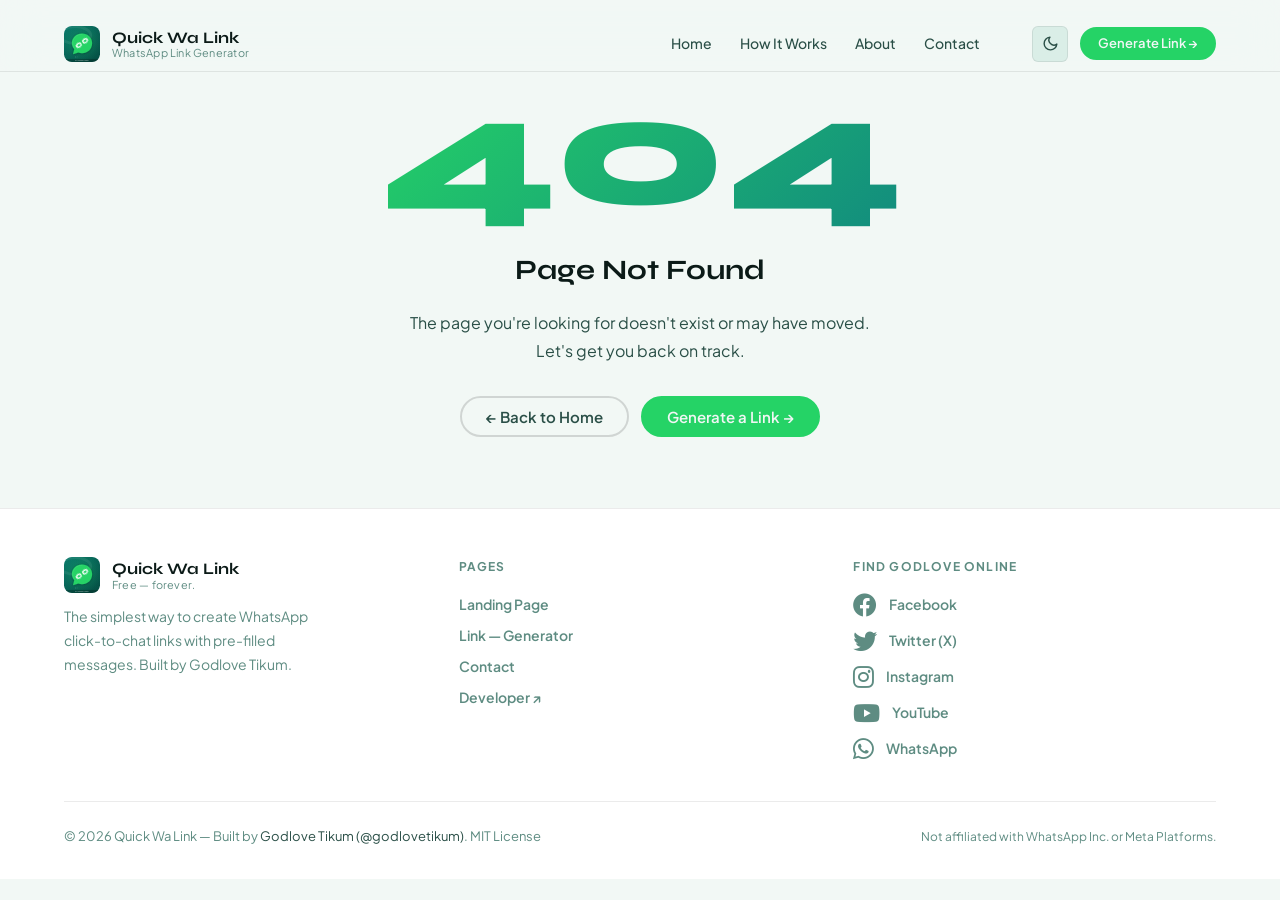
<file: 404/index.html>
<!DOCTYPE html>
<html lang="en">
<head>
  <meta charset="UTF-8" />
  <meta name="viewport" content="width=device-width, initial-scale=1.0" />

  <title>Page Not Found — Quick Wa Link</title>
  <meta name="robots"      content="noindex, follow" />
  <meta name="theme-color" content="#075e54" />

  <link rel="canonical" href="https://quickwalink.netlify.app/" />

  <!-- Favicons -->
  <link rel="icon" type="image/svg+xml" href="/assets/icons/icon.svg" />
  <link rel="icon" type="image/png" href="/assets/icons/quick-wa-link-logo.png" />
  <link rel="shortcut icon" type="image/png" href="/assets/icons/quick-wa-link-logo.png" />
  <link rel="apple-touch-icon" href="/assets/icons/quick-wa-link-logo.png" />

  <!-- Theme: run before stylesheets to prevent light/dark flash -->
  <script>
    (function () {
      var saved = localStorage.getItem('qwl-theme');
      var sys   = window.matchMedia('(prefers-color-scheme:light)').matches ? 'light' : 'dark';
      if ((saved || sys) === 'light') document.documentElement.setAttribute('data-theme', 'light');
    })();
  </script>

  <!-- Fonts -->
  <link rel="preconnect" href="https://fonts.googleapis.com" />
  <link rel="preconnect" href="https://fonts.gstatic.com" crossorigin />
  <link href="https://fonts.googleapis.com/css2?family=Syne:wght@400;600;700;800&family=Plus+Jakarta+Sans:ital,wght@0,300;0,400;0,500;0,600;1,400&display=swap" rel="stylesheet" />

  <!-- Styles -->
  <link rel="stylesheet" href="/assets/css/main.css" />
  <link rel="stylesheet" href="/assets/css/icons/fonts_awesome.css" />

  <style>
    .error-section {
      min-height: calc(100vh - var(--header-height) - 320px);
      display: flex;
      align-items: center;
      justify-content: center;
      padding: var(--space-16) var(--space-5);
    }
    .error-inner { text-align: center; max-width: 520px; }
    .error-code {
      font-family: var(--font-display);
      font-size: clamp(6rem, 20vw, 10rem);
      font-weight: 800;
      line-height: 1;
      background: linear-gradient(135deg, var(--green-500), var(--green-700));
      -webkit-background-clip: text;
      -webkit-text-fill-color: transparent;
      background-clip: text;
      margin-bottom: var(--space-4);
      user-select: none;
    }
    .error-title {
      font-family: var(--font-display);
      font-size: clamp(1.25rem, 4vw, 1.75rem);
      font-weight: 700;
      color: var(--text-primary);
      margin-bottom: var(--space-4);
    }
    .error-desc {
      font-size: 1rem;
      color: var(--text-secondary);
      line-height: 1.7;
      margin-bottom: var(--space-8);
    }
    .error-actions {
      display: flex;
      gap: var(--space-3);
      justify-content: center;
      flex-wrap: wrap;
    }
  </style>
</head>
<body>

  <a href="#mainContent" class="skip-link">Skip to main content</a>

  <!-- ── Site Header ─────────────────────────────────────── -->
  <header class="site-header" id="siteHeader" role="banner">
    <div class="container">
      <div class="header-inner">

        <a href="/" class="header-brand" aria-label="Quick Wa Link — Back to home">
          <img src="/assets/icons/icon.svg" alt="" class="brand-icon" width="36" height="36" aria-hidden="true" />
          <div class="brand-text">
            <span class="brand-name">Quick Wa Link</span>
            <span class="brand-tagline">WhatsApp Link Generator</span>
          </div>
        </a>

        <nav class="nav-links" aria-label="Site navigation">
          <a href="/"            class="nav-link">Home</a>
          <a href="/#howItWorks" class="nav-link">How It Works</a>
          <a href="/#about"      class="nav-link">About</a>
          <a href="/#contact"    class="nav-link">Contact</a>
        </nav>

        <div class="header-cta">
          <button class="theme-toggle" id="themeToggle" aria-label="Switch to light mode" aria-pressed="false">
            <svg class="icon-sun" width="17" height="17" viewBox="0 0 24 24" fill="none" stroke="currentColor" stroke-width="2" stroke-linecap="round" stroke-linejoin="round" aria-hidden="true">
              <circle cx="12" cy="12" r="4"/>
              <path d="M12 2v2M12 20v2M4.93 4.93l1.41 1.41M17.66 17.66l1.41 1.41M2 12h2M20 12h2M6.34 17.66l-1.41 1.41M19.07 4.93l-1.41 1.41"/>
            </svg>
            <svg class="icon-moon" width="17" height="17" viewBox="0 0 24 24" fill="none" stroke="currentColor" stroke-width="2" stroke-linecap="round" stroke-linejoin="round" aria-hidden="true">
              <path d="M21 12.79A9 9 0 1111.21 3 7 7 0 0021 12.79z"/>
            </svg>
          </button>
          <a href="/create/" class="btn btn-primary btn-sm">Generate Link →</a>
        </div>

        <button class="menu-toggle" id="menuToggle" aria-label="Open navigation menu" aria-expanded="false" aria-controls="mobileNav">
          <span></span>
          <span></span>
          <span></span>
        </button>

      </div>
    </div>
  </header>

  <!-- Mobile Navigation -->
  <nav class="mobile-nav" id="mobileNav" aria-label="Mobile navigation" aria-hidden="true">
    <div class="mobile-nav-links">
      <a href="/#howItWorks" class="mobile-nav-link">How It Works</a>
      <a href="/#useCases"   class="mobile-nav-link">Use Cases</a>
      <a href="/#about"      class="mobile-nav-link">About</a>
      <a href="/#contact"    class="mobile-nav-link">Contact</a>
    </div>
    <a href="/create/" class="btn btn-primary btn-full">
      Generate My Link →
    </a>
  </nav>

  <!-- ── Main Content ─────────────────────────────────────── -->
  <main id="mainContent">
    <section class="error-section" aria-labelledby="errorTitle">
      <div class="error-inner reveal">
        <div class="error-code" aria-hidden="true">404</div>
        <h1 class="error-title" id="errorTitle">Page Not Found</h1>
        <p class="error-desc">
          The page you're looking for doesn't exist or may have moved.<br>
          Let's get you back on track.
        </p>
        <div class="error-actions">
          <a href="/"           class="btn btn-secondary">← Back to Home</a>
          <a href="/create/" class="btn btn-primary">Generate a Link →</a>
        </div>
      </div>
    </section>
  </main>

  <!-- ── Site Footer ──────────────────────────────────────── -->
  <footer class="site-footer" role="contentinfo">
    <div class="container">
      <div class="footer-grid">

        <div class="footer-brand">
          <a href="/" class="header-brand" aria-label="Quick Wa Link — Home">
            <img src="/assets/icons/icon.svg" alt="" class="brand-icon" width="36" height="36" aria-hidden="true" />
            <div class="brand-text">
              <span class="brand-name">Quick Wa Link</span>
              <span class="brand-tagline">Free — forever.</span>
            </div>
          </a>
          <p>The simplest way to create WhatsApp click-to-chat links with pre-filled messages. Built by Godlove Tikum.</p>
        </div>

        <nav aria-label="Footer navigation">
          <p class="footer-nav-title">Pages</p>
          <ul class="footer-nav-list">
            <li><a href="/"        class="footer-nav-link">Landing Page</a></li>
            <li><a href="#generatorForm" class="footer-nav-link">Link — Generator</a></li>
            <li><a href="/#contact"   class="footer-nav-link">Contact</a></li>
            <li><a href="https://godlovetikum.netlify.app" target="_blank" rel="noopener" class="footer-nav-link">Developer ↗</a></li>
          </ul>
        </nav>

        <div>
          <p class="footer-social-title">Find Godlove online</p>
          <ul class="footer-social-list" role="list" aria-label="Social media links">
            <li>
              <a href="https://facebook.com/godlovetikum101"  
                target="_blank" rel="noopener noreferrer" 
                class="footer-social-link" aria-label="Facebook">
                <i class="fab fa-facebook" aria-hidden="true"></i> Facebook 
              </a>
            </li>
            <li>
              <a href="https://x.com/@godlovetikum"    
                target="_blank" rel="noopener noreferrer" 
                class="footer-social-link" aria-label="Twitter">
                <i class="fab fa-twitter" aria-hidden="true"></i> Twitter (X)
              </a>
            </li>
            <li>
              <a href="https://instagram.com/godlovetikum" 
                target="_blank" rel="noopener noreferrer"
                class="footer-social-link" aria-label="Instagram">
                <i class="fab fa-instagram" aria-hidden="true"></i> Instagram 
                </a>
            </li>
            <li>
              <a href="https://youtube.com/@godlovetikum"  
                target="_blank" rel="noopener noreferrer" 
                class="footer-social-link" aria-label="YouTube">
                <i class="fab fa-youtube" aria-hidden="true"></i> YouTube 
                </a>
            </li>
            <li>
              <a href="https://wa.me/237654841420"
                target="_blank" rel="noopener noreferrer" 
                class="footer-social-link" aria-label="WhatsApp">
                  <i class="fab fa-whatsapp" aria-hidden="true"></i> WhatsApp
                </a>
            </li>
          </ul>
        </div>

      </div>

      <div class="footer-bottom">
        <p class="footer-copy">
          &copy; <span id="footerYear">2026</span> Quick Wa Link &mdash; Built by
          <a href="https://godlovetikum.netlify.app" target="_blank" rel="noopener">Godlove Tikum (@godlovetikum)</a>.
          MIT License        <div>

        </p>
        <p class="footer-disclaimer">Not affiliated with WhatsApp Inc. or Meta Platforms.</p>
      </div>
    </div>
  </footer>
  <div class="toast-region" id="toastRegion" aria-live="polite" role="status" aria-atomic="false"></div>


  <script src="/assets/js/shared.js"></script>
  <script>
    const footerYearEl = document.getElementById('footerYear');
    if (footerYearEl) footerYearEl.textContent = new Date().getFullYear();
    new window.QWL.ThemeManager();
    new window.QWL.SiteHeader();
    new window.QWL.ScrollReveal();
  </script>

</body>
</html>
</file>
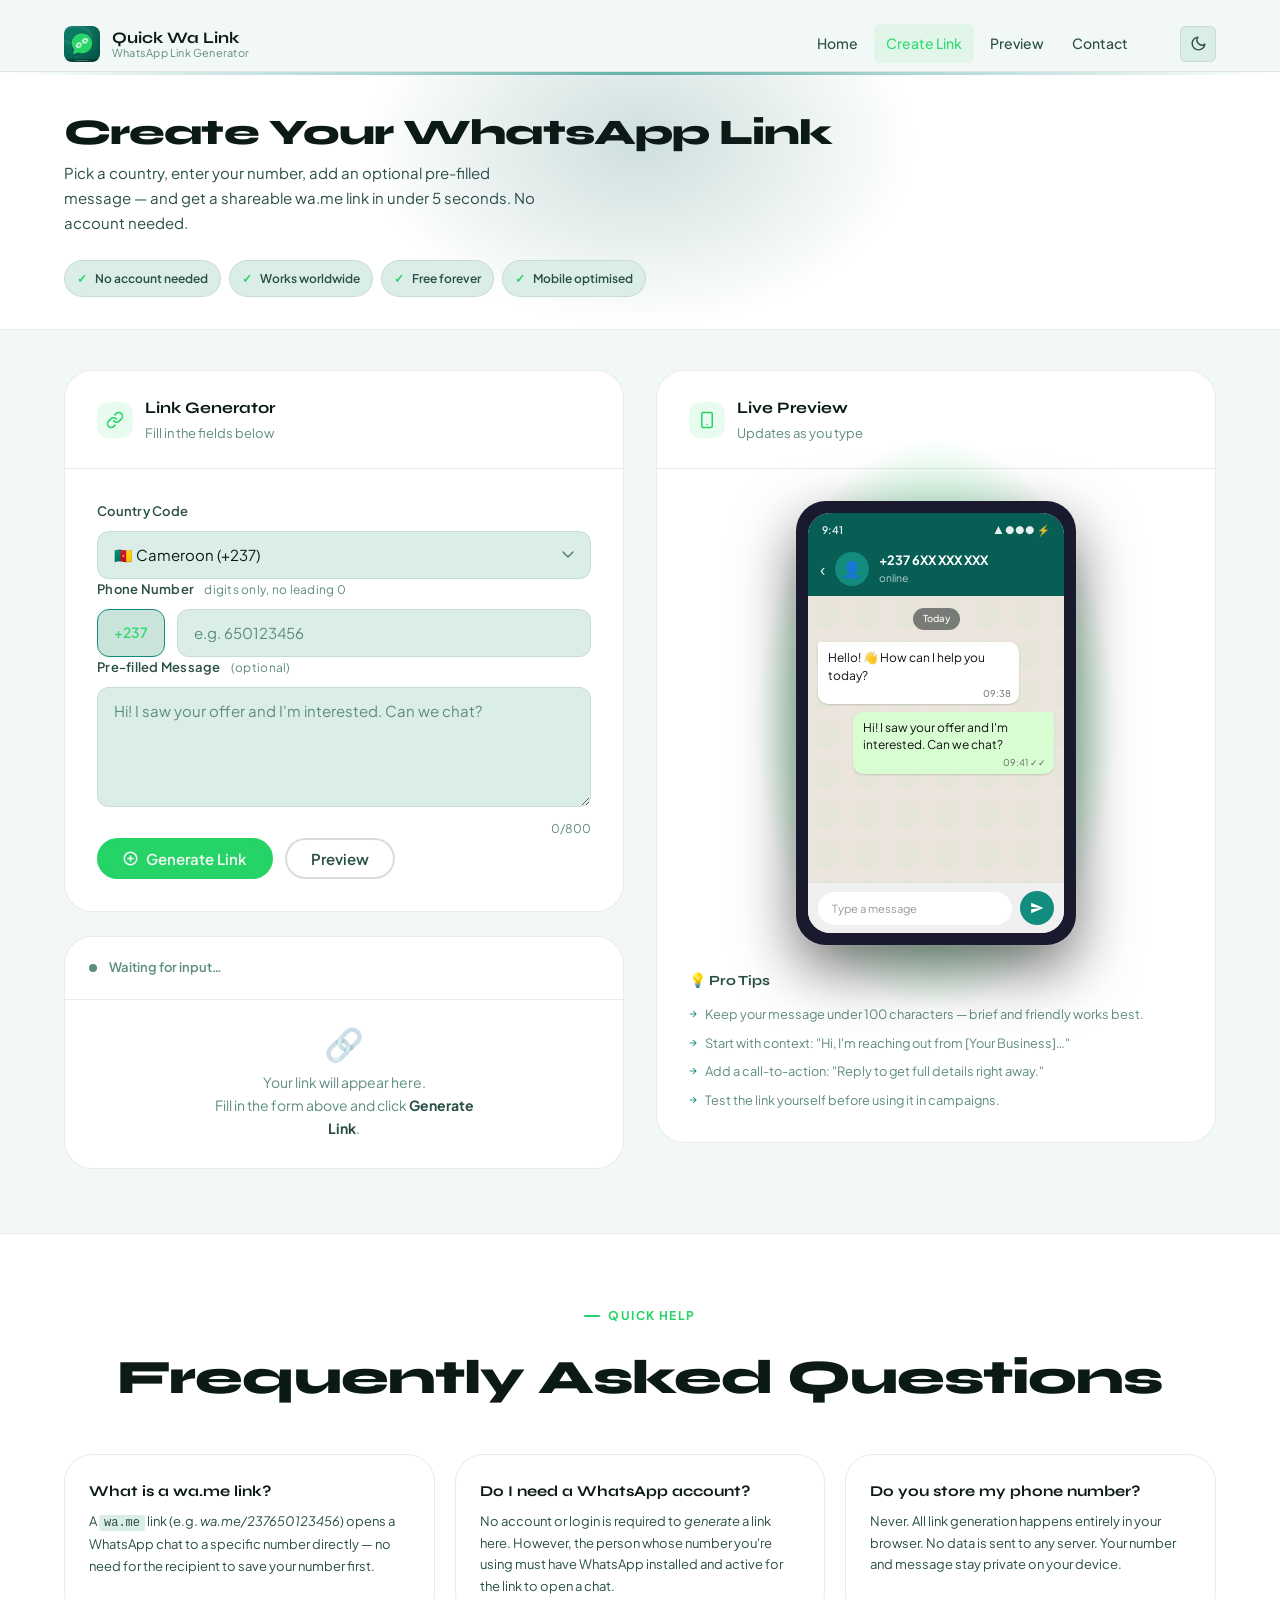
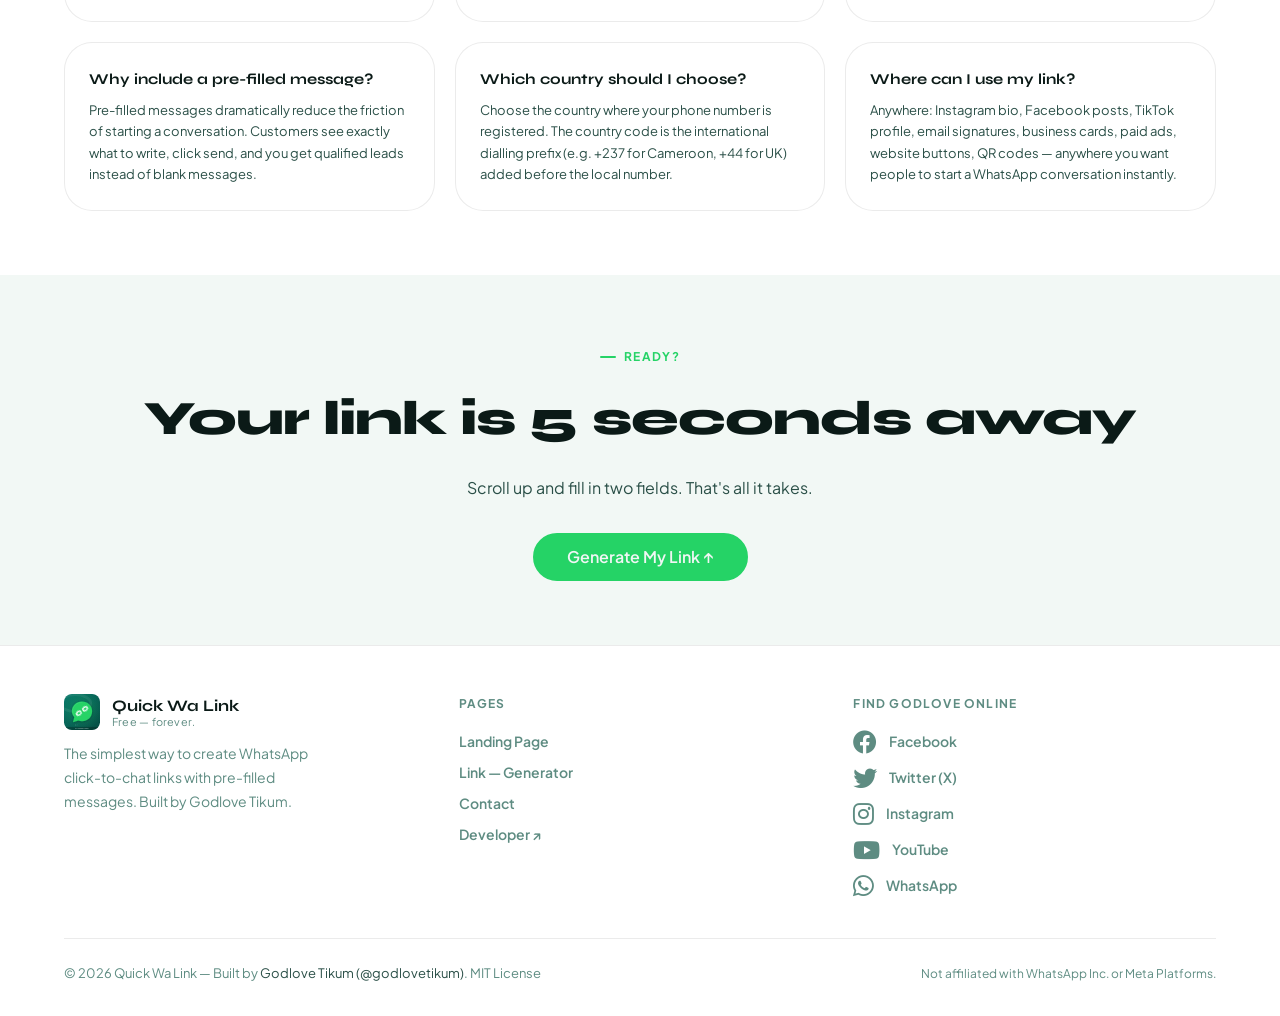
<file: create/index.html>
<!DOCTYPE html>
<html lang="en">
<head>
  <meta charset="UTF-8" />
  <meta name="viewport" content="width=device-width, initial-scale=1.0" />
  <meta name="google-site-verification" content="a2Xe9n2LEOxR5Y1d8Mcm4lB1Clta56-SOBj-C-99ik8" />
  <!-- Primary Meta -->
  <title>Create WhatsApp Link — Quick Wa Link Generator</title>
  <meta name="title"       content="Create WhatsApp Link — Quick Wa Link Generator" />
  <meta name="description" content="Generate your free WhatsApp wa.me link with a pre-filled message in seconds. Pick your country, enter your number, write a message, done." />
  <meta name="robots"      content="index, follow" />
  <meta name="theme-color" content="#075e54" />
  <meta name="author"      content="Godlove Tikum" />

  <!-- Canonical -->
  <link rel="canonical" href="https://quickwalink.netlify.app/create/" />

  <!-- Open Graph -->
  <meta property="og:type"        content="website" />
  <meta property="og:url"         content="https://quickwalink.netlify.app/create/" />
  <meta property="og:title"       content="Create WhatsApp Link — Quick Wa Link Generator" />
  <meta property="og:description" content="Generate a free wa.me link with a pre-filled message. No sign-up needed." />
  <meta property="og:image"       content="https://quickwalink.netlify.app/assets/images/og-image.png" />

  <!-- PWA -->
  <link rel="manifest" href="/manifest.json" />
  <meta name="apple-mobile-web-app-capable"           content="yes" />
  <meta name="apple-mobile-web-app-status-bar-style"  content="black-translucent" />
  <meta name="apple-mobile-web-app-title"             content="Quick Wa Link" />

  <!-- Favicons -->
  <link rel="icon" type="image/svg+xml" href="/assets/icons/icon.svg" />
  <link rel="icon" type="image/png" href="/assets/icons/quick-wa-link-logo.png" />
  <link rel="shortcut icon" type="image/png" href="/assets/icons/quick-wa-link-logo.png" />
  <link rel="apple-touch-icon" href="/assets/icons/quick-wa-link-logo.png" />

  <!-- Theme: run before stylesheets to prevent light/dark flash -->
  <script>
    (function () {
      var saved = localStorage.getItem('qwl-theme');
      var sys   = window.matchMedia('(prefers-color-scheme:light)').matches ? 'light' : 'dark';
      if ((saved || sys) === 'light') document.documentElement.setAttribute('data-theme', 'light');
    })();
  </script>

  <!-- Fonts -->
  <link rel="preconnect" href="https://fonts.googleapis.com" />
  <link rel="preconnect" href="https://fonts.gstatic.com" crossorigin />
  <link href="https://fonts.googleapis.com/css2?family=Syne:wght@400;600;700;800&family=Plus+Jakarta+Sans:ital,wght@0,300;0,400;0,500;0,600;1,400&display=swap" rel="stylesheet" />

  <!-- Styles -->
  <link rel="stylesheet" href="/assets/css/main.css" />
  <link rel="stylesheet" href="/assets/css/app.css" />
  <link rel="stylesheet" href="/assets/css/icons/fonts_awesome.css" />
</head>
<body class="app-page">

  <!-- Skip Navigation -->
  <a href="#mainContent" class="skip-link">Skip to main content</a>

  <!-- ── Site Header ─────────────────────────────────────── -->
  <header class="site-header" id="siteHeader" role="banner">
    <div class="container">
      <div class="header-inner">

        <a href="/" class="header-brand" aria-label="Quick Wa Link — Back to home">
          <img src="/assets/icons/icon.svg" alt="" class="brand-icon" width="36" height="36" aria-hidden="true" />
          <div class="brand-text">
            <span class="brand-name">Quick Wa Link</span>
            <span class="brand-tagline">WhatsApp Link Generator</span>
          </div>
        </a>

        <nav class="nav-links" aria-label="App navigation">
          <a href="/"           class="nav-link">Home</a>
          <a href="#generator"  class="nav-link active">Create Link</a>
          <a href="#previewPanel" class="nav-link">Preview</a>
          <a href="/#contact"   class="nav-link">Contact</a>
        </nav>

        <div class="header-cta">
          <button class="theme-toggle" id="themeToggle" aria-label="Switch to light mode" aria-pressed="false">
            <svg class="icon-sun" width="17" height="17" viewBox="0 0 24 24" fill="none" stroke="currentColor" stroke-width="2" stroke-linecap="round" stroke-linejoin="round" aria-hidden="true">
              <circle cx="12" cy="12" r="4"/>
              <path d="M12 2v2M12 20v2M4.93 4.93l1.41 1.41M17.66 17.66l1.41 1.41M2 12h2M20 12h2M6.34 17.66l-1.41 1.41M19.07 4.93l-1.41 1.41"/>
            </svg>
            <svg class="icon-moon" width="17" height="17" viewBox="0 0 24 24" fill="none" stroke="currentColor" stroke-width="2" stroke-linecap="round" stroke-linejoin="round" aria-hidden="true">
              <path d="M21 12.79A9 9 0 1111.21 3 7 7 0 0021 12.79z"/>
            </svg>
          </button>
        </div>

        <button
          class="menu-toggle"
          id="menuToggle"
          aria-label="Open navigation menu"
          aria-expanded="false"
          aria-controls="mobileNav"
        >
          <span></span><span></span><span></span>
        </button>

      </div>
    </div>
  </header>

  <!-- Mobile Navigation -->
  <nav class="mobile-nav" id="mobileNav" aria-label="Mobile navigation" aria-hidden="true">
    <div class="mobile-nav-links">
      <a href="/"            class="mobile-nav-link">← Home</a>
      <a href="#generator"   class="mobile-nav-link active">Create Link</a>
      <a href="#previewPanel" class="mobile-nav-link">Preview</a>
    </div>
    <a href="/#contact" class="btn btn-primary btn-full">
      Contact us
    </a>
  </nav>

  <!-- ── Main Content ─────────────────────────────────────── -->
  <main id="mainContent">

    <!-- ── App Hero Bar ──────────────────────────────────────── -->
    <section class="app-hero" aria-label="App introduction">
      <div class="container">
        <div class="app-hero-inner">
          <div class="app-hero-text">
            <h1 class="app-hero-title">
              Create Your WhatsApp Link
            </h1>
            <p class="app-hero-sub">
              Pick a country, enter your number, add an optional pre-filled message — and get a shareable wa.me link in under 5 seconds. No account needed.
            </p>
          </div>

          <div class="app-hero-chips" aria-label="Feature highlights">
            <span class="app-hero-chip">
              <span aria-hidden="true">✓</span> No account needed
            </span>
            <span class="app-hero-chip">
              <span aria-hidden="true">✓</span> Works worldwide
            </span>
            <span class="app-hero-chip">
              <span aria-hidden="true">✓</span> Free forever
            </span>
            <span class="app-hero-chip">
              <span aria-hidden="true">✓</span> Mobile optimised
            </span>
          </div>
        </div>
      </div>
    </section>

    <!-- ── Generator + Preview Workspace ────────────────────── -->
    <section class="app-workspace" id="generator" aria-labelledby="generatorTitle">
      <div class="container">
        <h2 class="sr-only" id="generatorTitle">WhatsApp Link Generator</h2>

        <div class="workspace-grid">

          <!-- ── Generator Panel ──────────────────────────────── -->
          <div>
            <div class="generator-panel" aria-label="Link generator form">
              <!-- Panel header -->
              <div class="panel-header">
                <div class="panel-header-icon" aria-hidden="true">
                  <svg width="18" height="18" viewBox="0 0 24 24" fill="none" stroke="var(--green-500)" stroke-width="2" stroke-linecap="round" stroke-linejoin="round">
                    <path d="M10 13a5 5 0 007.54.54l3-3a5 5 0 00-7.07-7.07l-1.72 1.71"/>
                    <path d="M14 11a5 5 0 00-7.54-.54l-3 3a5 5 0 007.07 7.07l1.71-1.71"/>
                  </svg>
                </div>
                <div>
                  <p class="panel-title">Link Generator</p>
                  <p class="panel-subtitle">Fill in the fields below</p>
                </div>
              </div>

              <!-- Panel body — form -->
              <div class="panel-body">
                <form id="generatorForm" novalidate aria-label="WhatsApp link generator" action="javascript:void(0);">

                  <!-- Country Code -->
                  <div class="form-group">
                    <label for="countryCodeSelect" class="form-label">
                      Country Code
                    </label>
                    <!--
                      Options populated by LinkGenerator._populateCountrySelect()
                      Static fallback option provided here before JS loads
                    -->
                    <select
                      id="countryCodeSelect"
                      name="countryCode"
                      class="form-control"
                      required
                      aria-describedby="countryCodeHint"
                    >
                      <option value="237" selected>🇨🇲 Cameroon (+237)</option>
                    </select>
                    <p id="countryCodeHint" class="sr-only">Select the country for the phone number</p>
                  </div>

                  <!-- Phone Number -->
                  <div class="form-group">
                    <label for="phoneNumberInput" class="form-label">
                      Phone Number
                      <span class="form-hint">digits only, no leading 0</span>
                    </label>
                    <div class="phone-row">
                      <div
                        class="phone-prefix-badge active"
                        id="phonePrefixDisplay"
                        aria-live="polite"
                        aria-label="Selected country dial code"
                      >
                        +237
                      </div>
                      <div class="phone-input-wrap">
                        <input
                          id="phoneNumberInput"
                          name="phoneNumber"
                          type="tel"
                          inputmode="numeric"
                          class="form-control"
                          placeholder="e.g. 650123456"
                          pattern="\d{7,15}"
                          maxlength="15"
                          required
                          autocomplete="tel-local"
                          aria-describedby="phoneNumberHint"
                        />
                      </div>
                    </div>
                    <p id="phoneNumberHint" class="sr-only">Enter your local phone number without the country prefix or leading zero, 7 to 15 digits</p>
                  </div>

                  <!-- Pre-filled Message -->
                  <div class="form-group">
                    <label for="messageTextarea" class="form-label">
                      Pre-filled Message
                      <span class="form-hint">(optional)</span>
                    </label>
                    <textarea
                      id="messageTextarea"
                      name="message"
                      class="form-control"
                      rows="4"
                      placeholder="Hi! I saw your offer and I'm interested. Can we chat?"
                      maxlength="800"
                      aria-describedby="messageCharCount"
                    ></textarea>
                    <div class="char-counter" id="messageCharCount" aria-live="polite">0/800</div>
                  </div>

                  <!-- Action Buttons -->
                  <div class="generator-actions">
                    <button
                      type="submit"
                      class="btn btn-primary generate-btn"
                      id="generateBtn"
                    >
                      <svg width="15" height="15" viewBox="0 0 24 24" fill="none" stroke="currentColor" stroke-width="2.5" stroke-linecap="round" aria-hidden="true">
                        <circle cx="12" cy="12" r="10"/>
                        <line x1="12" y1="8" x2="12" y2="16"/>
                        <line x1="8" y1="12" x2="16" y2="12"/>
                      </svg>
                      Generate Link
                    </button>

                    <button
                      type="button"
                      class="btn btn-secondary"
                      id="previewBtn"
                      aria-label="Scroll to WhatsApp preview"
                    >
                      Preview
                    </button>

                    <button
                      type="button"
                      class="btn btn-ghost is-hidden"
                      id="resetBtn"
                      aria-label="Reset the form and clear all fields"
                    >
                      ↺ Reset
                    </button>
                  </div>

                </form>
              </div>
            </div>

            <!-- ── Output Card ──────────────────────────────── -->
            <div
              class="output-card"
              id="outputCard"
              aria-live="polite"
              aria-atomic="true"
              aria-label="Generated link output"
            >
              <!-- Status bar -->
              <div class="output-header">
                <span class="output-status-dot" id="outputStatusDot" aria-hidden="true"></span>
                <span class="output-label" id="outputLabel">Waiting for input…</span>
              </div>

              <!-- Body -->
              <div class="output-body">

                <!-- Empty state — visible before generation -->
                <div class="output-empty" id="outputEmptyState">
                  <div class="output-empty-icon" aria-hidden="true">🔗</div>
                  <p class="output-empty-text">
                    Your link will appear here.<br />
                    Fill in the form above and click <strong>Generate Link</strong>.
                  </p>
                </div>

                <!-- Result — hidden until link is generated -->
                <div id="outputResultArea" class="output-result-area is-hidden">

                  <div class="output-link-box">
                    <a
                      id="outputLinkText"
                      href="#"
                      target="_blank"
                      rel="noopener noreferrer"
                      class="output-link-text"
                      aria-label="Your generated WhatsApp link — click to open"
                    >
                      <!-- Populated by JS -->
                    </a>
                  </div>

                  <div class="output-actions">
                    <button
                      type="button"
                      class="btn btn-primary copy-btn"
                      id="copyLinkBtn"
                      aria-label="Copy link to clipboard"
                    >
                      <svg width="14" height="14" viewBox="0 0 24 24" fill="none" stroke="currentColor" stroke-width="2" stroke-linecap="round" aria-hidden="true">
                        <rect x="9" y="9" width="13" height="13" rx="2"/>
                        <path d="M5 15H4a2 2 0 01-2-2V4a2 2 0 012-2h9a2 2 0 012 2v1"/>
                      </svg>
                      Copy Link
                    </button>

                    <button
                      type="button"
                      class="btn btn-secondary"
                      id="openLinkBtn"
                      aria-label="Open link in WhatsApp"
                    >
                      Open in WhatsApp ↗
                    </button>
                  </div>

                  <p class="output-tip">
                    💡 Tip: Paste this link in your Instagram bio, Facebook post, email signature, or paid ads to let customers reach you instantly.
                  </p>

                </div>
              </div>
            </div>
          </div>

          <!-- ── Preview Panel (sticky) ────────────────────── -->
          <div class="preview-panel" id="previewPanel" aria-label="WhatsApp chat preview">

            <!-- Panel header -->
            <div class="panel-header">
              <div class="panel-header-icon" aria-hidden="true">
                <svg width="18" height="18" viewBox="0 0 24 24" fill="none" stroke="var(--green-500)" stroke-width="2" stroke-linecap="round" stroke-linejoin="round">
                  <rect x="5" y="2" width="14" height="20" rx="2" ry="2"/>
                  <line x1="12" y1="18" x2="12.01" y2="18"/>
                </svg>
              </div>
              <div>
                <p class="panel-title">Live Preview</p>
                <p class="panel-subtitle">Updates as you type</p>
              </div>
            </div>

            <div class="preview-panel-body">

              <!-- Phone Mockup -->
              <div class="preview-phone-wrap" role="region" aria-label="WhatsApp phone mockup preview">
                <div class="preview-phone-glow" aria-hidden="true"></div>
                
                
                
                <div class="preview-phone">
                  <div class="phone-screen">
                    <!-- Status bar -->
                    <div class="phone-statusbar" aria-hidden="true">
                      <span>9:41</span>
                      <span>▲ ●●● ⚡</span>
                    </div>
                    <!-- Chat header -->
                    <div class="phone-header">
                      <span class="phone-back-btn" aria-hidden="true">‹</span>
                      <div class="phone-avatar" aria-hidden="true">👤</div>
                      <div class="phone-contact-info">
                        <div class="phone-contact-name" id="previewContactName">+237 6XX XXX XXX</div>
                        <div class="phone-contact-status">online</div>
                      </div>
                    </div>
                    <!-- Chat body -->
                    <div class="phone-chat-body">
                      <div class="chat-date-chip" aria-hidden="true">Today</div>
                      <div class="chat-bubble received" aria-hidden="true">
                        Hello! 👋 How can I help you today?
                        <span class="chat-bubble-time">09:38</span>
                      </div>
                      <div class="chat-bubble sent">
                        <span id="previewSentBubble">Hi! I saw your offer and I'm interested. Can we chat?</span>
                        <span class="chat-bubble-time" aria-hidden="true">09:41 ✓✓</span>
                      </div>
                    </div>
                    <!-- Input bar -->
                    <div class="phone-input-bar" aria-hidden="true">
                      <div class="phone-input-field">Type a message</div>
                      <div class="phone-send-btn">
                        <svg width="14" height="14" viewBox="0 0 24 24">
                          <path d="M2.01 21L23 12 2.01 3 2 10l15 2-15 2z" fill="white"/>
                        </svg>
                      </div>
                    </div>
                  </div>
                </div>
              </div>

              <!-- Pro Tips -->
              <div class="preview-tips">
                <h3 class="preview-tips-title">💡 Pro Tips</h3>
                <ul class="preview-tip-list">
                  <li>Keep your message under 100 characters — brief and friendly works best.</li>
                  <li>Start with context: "Hi, I'm reaching out from [Your Business]…"</li>
                  <li>Add a call-to-action: "Reply to get full details right away."</li>
                  <li>Test the link yourself before using it in campaigns.</li>
                </ul>
              </div>

            </div>
          </div>

        </div>
      </div>
    </section>

    <!-- ── Help / FAQ strip ─────────────────────────────────── -->
    <section class="faq-section" aria-labelledby="faqTitle">
      <div class="container">

        <div class="faq-header reveal">
          <p class="section-label section-label--center">Quick Help</p>
          <h2 class="section-title section-title--center" id="faqTitle">Frequently Asked Questions</h2>
        </div>

        <div class="faq-grid">

          <article class="card faq-card reveal reveal-delay-1">
            <h3 class="faq-question">What is a wa.me link?</h3>
            <p class="faq-answer">
              A <code class="code-snippet">wa.me</code> link (e.g. <em>wa.me/237650123456</em>) opens a WhatsApp chat to a specific number directly — no need for the recipient to save your number first.
            </p>
          </article>

          <article class="card faq-card reveal reveal-delay-2">
            <h3 class="faq-question">Do I need a WhatsApp account?</h3>
            <p class="faq-answer">
              No account or login is required to <em>generate</em> a link here. However, the person whose number you're using must have WhatsApp installed and active for the link to open a chat.
            </p>
          </article>

          <article class="card faq-card reveal reveal-delay-3">
            <h3 class="faq-question">Do you store my phone number?</h3>
            <p class="faq-answer">
              Never. All link generation happens entirely in your browser. No data is sent to any server. Your number and message stay private on your device.
            </p>
          </article>

          <article class="card faq-card reveal reveal-delay-1">
            <h3 class="faq-question">Why include a pre-filled message?</h3>
            <p class="faq-answer">
              Pre-filled messages dramatically reduce the friction of starting a conversation. Customers see exactly what to write, click send, and you get qualified leads instead of blank messages.
            </p>
          </article>

          <article class="card faq-card reveal reveal-delay-2">
            <h3 class="faq-question">Which country should I choose?</h3>
            <p class="faq-answer">
              Choose the country where your phone number is registered. The country code is the international dialling prefix (e.g. +237 for Cameroon, +44 for UK) added before the local number.
            </p>
          </article>

          <article class="card faq-card reveal reveal-delay-3">
            <h3 class="faq-question">Where can I use my link?</h3>
            <p class="faq-answer">
              Anywhere: Instagram bio, Facebook posts, TikTok profile, email signatures, business cards, paid ads, website buttons, QR codes — anywhere you want people to start a WhatsApp conversation instantly.
            </p>
          </article>

        </div>

      </div>
    </section>

    <!-- ── CTA Footer strip ─────────────────────────────────── -->
    <section class="cta-section" aria-label="Call to action">
      <div class="container">
        <p class="section-label section-label--center">Ready?</p>
        <h2 class="section-title section-title--center section-title--cta">
          Your link is 5 seconds away
        </h2>
        <p class="cta-tagline">
          Scroll up and fill in two fields. That's all it takes.
        </p>
        <a href="#generator" class="btn btn-primary btn-lg">
          Generate My Link ↑
        </a>
      </div>
    </section>

  </main>

  <!-- ── Site Footer ──────────────────────────────────────── -->
  <footer class="site-footer" role="contentinfo">
    <div class="container">
      <div class="footer-grid">

        <div class="footer-brand">
          <a href="/" class="header-brand" aria-label="Quick Wa Link — Home">
            <img src="/assets/icons/icon.svg" alt="" class="brand-icon" width="36" height="36" aria-hidden="true" />
            <div class="brand-text">
              <span class="brand-name">Quick Wa Link</span>
              <span class="brand-tagline">Free — forever.</span>
            </div>
          </a>
          <p>The simplest way to create WhatsApp click-to-chat links with pre-filled messages. Built by Godlove Tikum.</p>
        </div>

        <nav aria-label="Footer navigation">
          <p class="footer-nav-title">Pages</p>
          <ul class="footer-nav-list">
            <li><a href="/"        class="footer-nav-link">Landing Page</a></li>
            <li><a href="#generatorForm" class="footer-nav-link">Link — Generator</a></li>
            <li><a href="/#contact"   class="footer-nav-link">Contact</a></li>
            <li><a href="https://godlovetikum.netlify.app" target="_blank" rel="noopener" class="footer-nav-link">Developer ↗</a></li>
          </ul>
        </nav>

        <div>
          <p class="footer-social-title">Find Godlove online</p>
          <ul class="footer-social-list" role="list" aria-label="Social media links">
            <li>
              <a href="https://facebook.com/godlovetikum101"  
                target="_blank" rel="noopener noreferrer" 
                class="footer-social-link" aria-label="Facebook">
                <i class="fab fa-facebook" aria-hidden="true"></i> Facebook 
              </a>
            </li>
            <li>
              <a href="https://x.com/@godlovetikum"    
                target="_blank" rel="noopener noreferrer" 
                class="footer-social-link" aria-label="Twitter">
                <i class="fab fa-twitter" aria-hidden="true"></i> Twitter (X)
              </a>
            </li>
            <li>
              <a href="https://instagram.com/godlovetikum" 
                target="_blank" rel="noopener noreferrer"
                class="footer-social-link" aria-label="Instagram">
                <i class="fab fa-instagram" aria-hidden="true"></i> Instagram 
                </a>
            </li>
            <li>
              <a href="https://youtube.com/@godlovetikum"  
                target="_blank" rel="noopener noreferrer" 
                class="footer-social-link" aria-label="YouTube">
                <i class="fab fa-youtube" aria-hidden="true"></i> YouTube 
                </a>
            </li>
            <li>
              <a href="https://wa.me/237654841420"
                target="_blank" rel="noopener noreferrer" 
                class="footer-social-link" aria-label="WhatsApp">
                  <i class="fab fa-whatsapp" aria-hidden="true"></i> WhatsApp
                </a>
            </li>
          </ul>
        </div>

      </div>

      <div class="footer-bottom">
        <p class="footer-copy">
          &copy; <span id="footerYear">2026</span> Quick Wa Link &mdash; Built by
          <a href="https://godlovetikum.netlify.app" target="_blank" rel="noopener">Godlove Tikum (@godlovetikum)</a>.
          MIT License        <div>

        </p>
        <p class="footer-disclaimer">Not affiliated with WhatsApp Inc. or Meta Platforms.</p>
      </div>
    </div>
  </footer>
  <div class="toast-region" id="toastRegion" aria-live="polite" role="status" aria-atomic="false"></div>

  <!-- Scripts — load after full DOM -->
  <script src="/assets/js/shared.js?v=2"></script>
  <script src="/assets/js/app.js"></script>
  <script>
    const footerYearEl = document.getElementById('footerYear');
    if (footerYearEl) footerYearEl.textContent = new Date().getFullYear();
    new window.QWL.ThemeManager();
  </script>

</body>
</html>
</file>
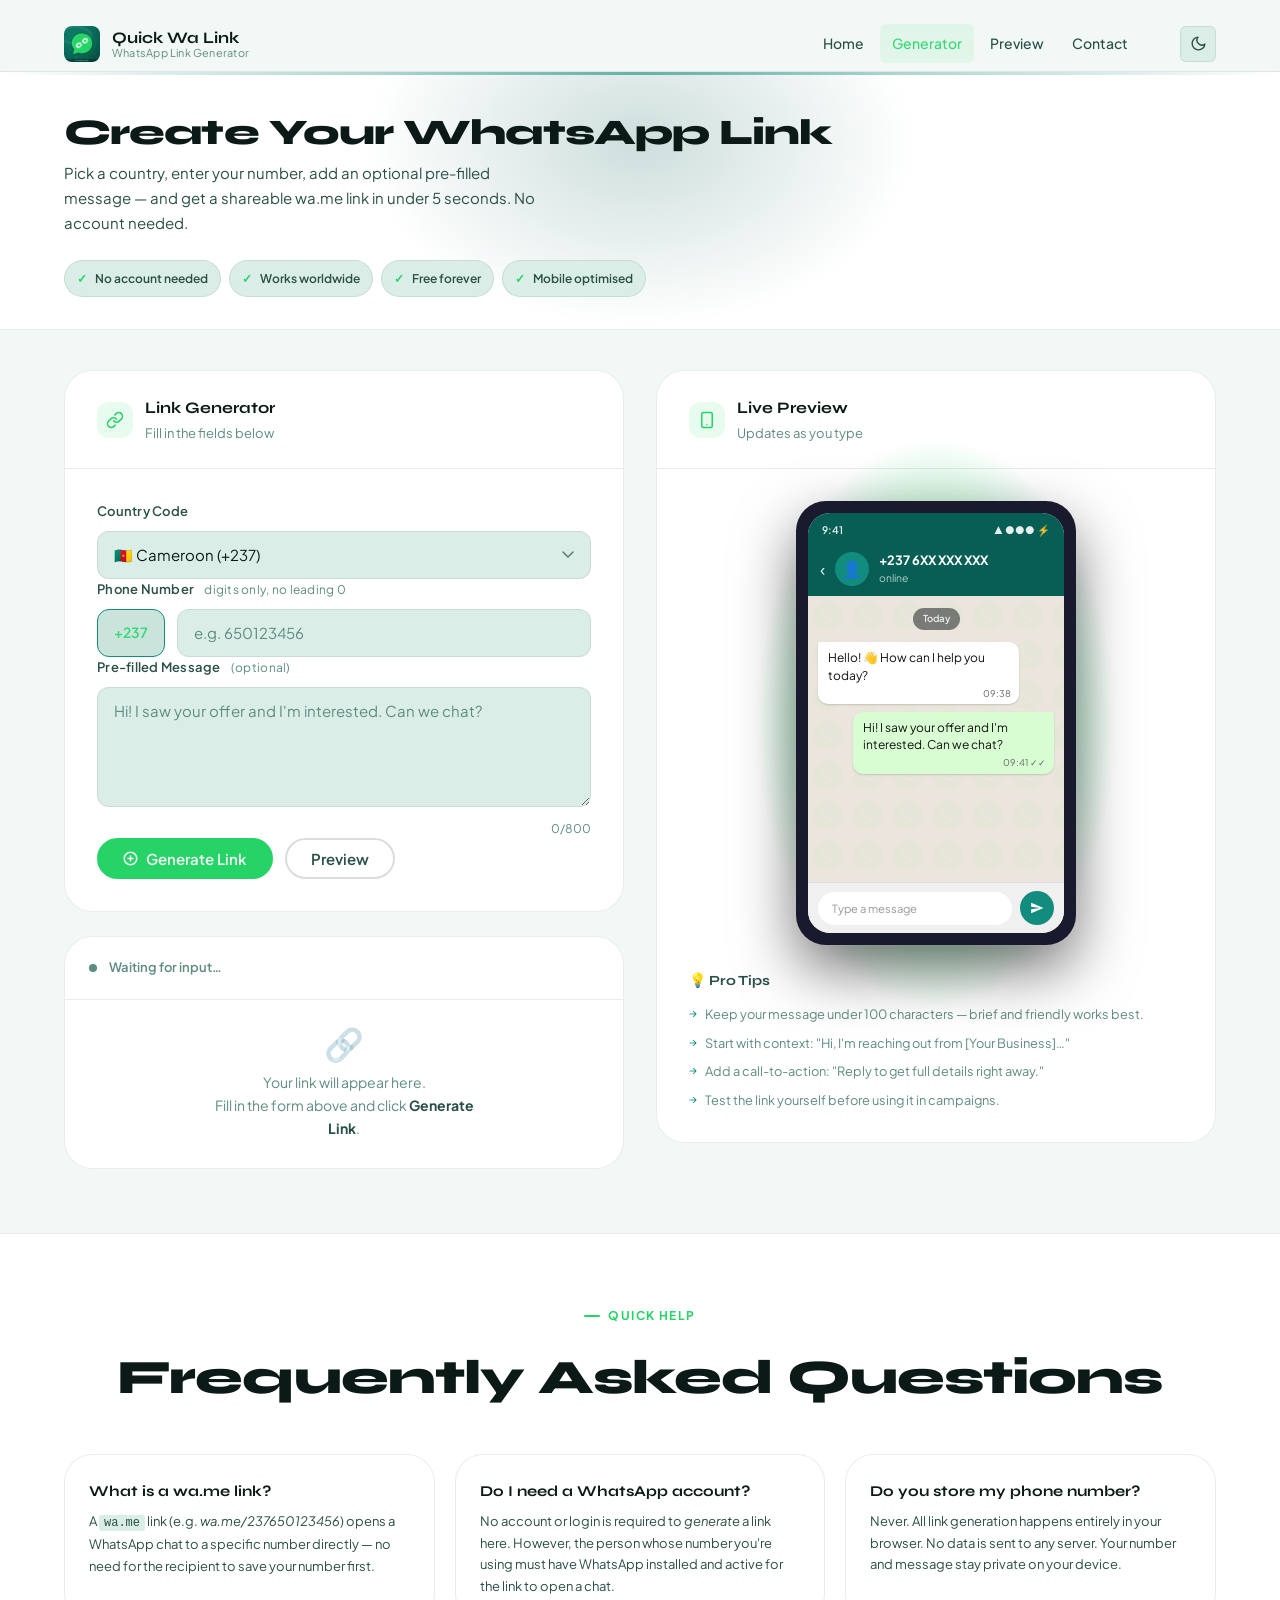
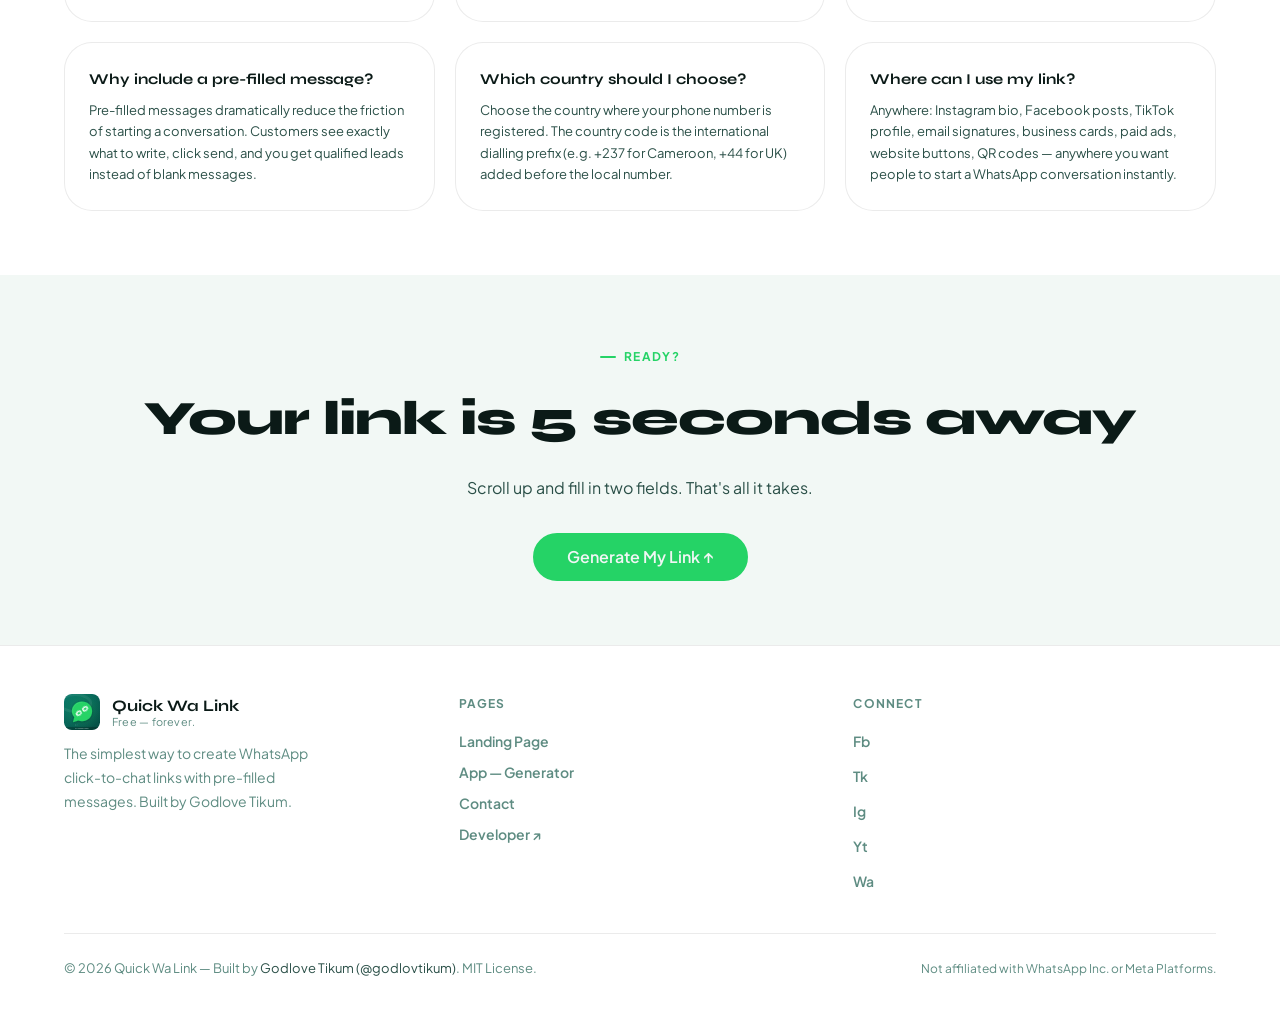
<file: dashboard/index.html>
<!DOCTYPE html>
<html lang="en">
<head>
  <meta charset="UTF-8" />
  <meta name="viewport" content="width=device-width, initial-scale=1.0" />
  <meta name="google-site-verification" content="a2Xe9n2LEOxR5Y1d8Mcm4lB1Clta56-SOBj-C-99ik8" />
  <!-- Primary Meta -->
  <title>Create WhatsApp Link — Quick Wa Link Generator</title>
  <meta name="title"       content="Create WhatsApp Link — Quick Wa Link Generator" />
  <meta name="description" content="Generate your free WhatsApp wa.me link with a pre-filled message in seconds. Pick your country, enter your number, write a message, done." />
  <meta name="robots"      content="index, follow" />
  <meta name="theme-color" content="#075e54" />
  <meta name="author"      content="Godlove Tikum" />

  <!-- Canonical -->
  <link rel="canonical" href="https://quickwalink.netlify.app/dashboard/" />

  <!-- Open Graph -->
  <meta property="og:type"        content="website" />
  <meta property="og:url"         content="https://quickwalink.netlify.app/dashboard/" />
  <meta property="og:title"       content="Create WhatsApp Link — Quick Wa Link Generator" />
  <meta property="og:description" content="Generate a free wa.me link with a pre-filled message. No sign-up needed." />
  <meta property="og:image"       content="https://quickwalink.netlify.app/assets/images/og-image.png" />

  <!-- PWA -->
  <link rel="manifest" href="/manifest.json" />
  <meta name="apple-mobile-web-app-capable"           content="yes" />
  <meta name="apple-mobile-web-app-status-bar-style"  content="black-translucent" />
  <meta name="apple-mobile-web-app-title"             content="Quick Wa Link" />

  <!-- Favicons -->
  <link rel="icon" type="image/svg+xml"           href="/assets/icons/icon.svg" />
  <link rel="icon" type="image/png" sizes="32x32" href="/assets/icons/icon-32.png" />
  <link rel="icon" type="image/png" sizes="16x16" href="/assets/icons/icon-16.png" />
  <link rel="shortcut icon" type="image/png" href="/assets/icons/icon-32.png" />
  <link rel="apple-touch-icon" href="/assets/icons/icon-192.png" />

  <!-- Theme: run before stylesheets to prevent light/dark flash -->
  <script>
    (function () {
      var saved = localStorage.getItem('qwl-theme');
      var sys   = window.matchMedia('(prefers-color-scheme:light)').matches ? 'light' : 'dark';
      if ((saved || sys) === 'light') document.documentElement.setAttribute('data-theme', 'light');
    })();
  </script>

  <!-- Fonts -->
  <link rel="preconnect" href="https://fonts.googleapis.com" />
  <link rel="preconnect" href="https://fonts.gstatic.com" crossorigin />
  <link href="https://fonts.googleapis.com/css2?family=Syne:wght@400;600;700;800&family=Plus+Jakarta+Sans:ital,wght@0,300;0,400;0,500;0,600;1,400&display=swap" rel="stylesheet" />

  <!-- Styles -->
  <link rel="stylesheet" href="/assets/css/main.css" />
  <link rel="stylesheet" href="/assets/css/app.css" />
  <link rel="stylesheet" href="/assets/css/icons/fonts_awesome.css" />
</head>
<body class="app-page">

  <!-- Skip Navigation -->
  <a href="#mainContent" class="skip-link">Skip to main content</a>

  <!-- ── Site Header ─────────────────────────────────────── -->
  <header class="site-header" id="siteHeader" role="banner">
    <div class="container">
      <div class="header-inner">

        <a href="/" class="header-brand" aria-label="Quick Wa Link — Back to home">
          <img src="/assets/icons/icon.svg" alt="" class="brand-icon" width="36" height="36" aria-hidden="true" />
          <div class="brand-text">
            <span class="brand-name">Quick Wa Link</span>
            <span class="brand-tagline">WhatsApp Link Generator</span>
          </div>
        </a>

        <nav class="nav-links" aria-label="App navigation">
          <a href="/"           class="nav-link">Home</a>
          <a href="#generator"  class="nav-link active">Generator</a>
          <a href="#previewPanel" class="nav-link">Preview</a>
          <a href="/#contact"   class="nav-link">Contact</a>
        </nav>

        <div class="header-cta">
          <button class="theme-toggle" id="themeToggle" aria-label="Switch to light mode" aria-pressed="false">
            <svg class="icon-sun" width="17" height="17" viewBox="0 0 24 24" fill="none" stroke="currentColor" stroke-width="2" stroke-linecap="round" stroke-linejoin="round" aria-hidden="true">
              <circle cx="12" cy="12" r="4"/>
              <path d="M12 2v2M12 20v2M4.93 4.93l1.41 1.41M17.66 17.66l1.41 1.41M2 12h2M20 12h2M6.34 17.66l-1.41 1.41M19.07 4.93l-1.41 1.41"/>
            </svg>
            <svg class="icon-moon" width="17" height="17" viewBox="0 0 24 24" fill="none" stroke="currentColor" stroke-width="2" stroke-linecap="round" stroke-linejoin="round" aria-hidden="true">
              <path d="M21 12.79A9 9 0 1111.21 3 7 7 0 0021 12.79z"/>
            </svg>
          </button>
        </div>

        <button
          class="menu-toggle"
          id="menuToggle"
          aria-label="Open navigation menu"
          aria-expanded="false"
          aria-controls="mobileNav"
        >
          <span></span><span></span><span></span>
        </button>

      </div>
    </div>
  </header>

  <!-- Mobile Navigation -->
  <nav class="mobile-nav" id="mobileNav" aria-label="Mobile navigation" aria-hidden="true">
    <div class="mobile-nav-links">
      <a href="/"            class="mobile-nav-link">← Home</a>
      <a href="#generator"   class="mobile-nav-link">Generator</a>
      <a href="#previewPanel" class="mobile-nav-link">Preview</a>
    </div>
    <a href="/#contact" class="btn btn-primary btn-full">
      Contact us
    </a>
  </nav>

  <!-- ── Main Content ─────────────────────────────────────── -->
  <main id="mainContent">

    <!-- ── App Hero Bar ──────────────────────────────────────── -->
    <section class="app-hero" aria-label="App introduction">
      <div class="container">
        <div class="app-hero-inner">
          <div class="app-hero-text">
            <h1 class="app-hero-title">
              Create Your WhatsApp Link
            </h1>
            <p class="app-hero-sub">
              Pick a country, enter your number, add an optional pre-filled message — and get a shareable wa.me link in under 5 seconds. No account needed.
            </p>
          </div>

          <div class="app-hero-chips" aria-label="Feature highlights">
            <span class="app-hero-chip">
              <span aria-hidden="true">✓</span> No account needed
            </span>
            <span class="app-hero-chip">
              <span aria-hidden="true">✓</span> Works worldwide
            </span>
            <span class="app-hero-chip">
              <span aria-hidden="true">✓</span> Free forever
            </span>
            <span class="app-hero-chip">
              <span aria-hidden="true">✓</span> Mobile optimised
            </span>
          </div>
        </div>
      </div>
    </section>

    <!-- ── Generator + Preview Workspace ────────────────────── -->
    <section class="app-workspace" id="generator" aria-labelledby="generatorTitle">
      <div class="container">
        <h2 class="sr-only" id="generatorTitle">WhatsApp Link Generator</h2>

        <div class="workspace-grid">

          <!-- ── Generator Panel ──────────────────────────────── -->
          <div>
            <div class="generator-panel" aria-label="Link generator form">
              <!-- Panel header -->
              <div class="panel-header">
                <div class="panel-header-icon" aria-hidden="true">
                  <svg width="18" height="18" viewBox="0 0 24 24" fill="none" stroke="var(--green-500)" stroke-width="2" stroke-linecap="round" stroke-linejoin="round">
                    <path d="M10 13a5 5 0 007.54.54l3-3a5 5 0 00-7.07-7.07l-1.72 1.71"/>
                    <path d="M14 11a5 5 0 00-7.54-.54l-3 3a5 5 0 007.07 7.07l1.71-1.71"/>
                  </svg>
                </div>
                <div>
                  <p class="panel-title">Link Generator</p>
                  <p class="panel-subtitle">Fill in the fields below</p>
                </div>
              </div>

              <!-- Panel body — form -->
              <div class="panel-body">
                <form id="generatorForm" novalidate aria-label="WhatsApp link generator">

                  <!-- Country Code -->
                  <div class="form-group">
                    <label for="countryCodeSelect" class="form-label">
                      Country Code
                    </label>
                    <!--
                      Options populated by LinkGenerator._populateCountrySelect()
                      Static fallback option provided here before JS loads
                    -->
                    <select
                      id="countryCodeSelect"
                      name="countryCode"
                      class="form-control"
                      required
                      aria-describedby="countryCodeHint"
                    >
                      <option value="237" selected>🇨🇲 Cameroon (+237)</option>
                    </select>
                    <p id="countryCodeHint" class="sr-only">Select the country for the phone number</p>
                  </div>

                  <!-- Phone Number -->
                  <div class="form-group">
                    <label for="phoneNumberInput" class="form-label">
                      Phone Number
                      <span class="form-hint">digits only, no leading 0</span>
                    </label>
                    <div class="phone-row">
                      <div
                        class="phone-prefix-badge active"
                        id="phonePrefixDisplay"
                        aria-live="polite"
                        aria-label="Selected country dial code"
                      >
                        +237
                      </div>
                      <div class="phone-input-wrap">
                        <input
                          id="phoneNumberInput"
                          name="phoneNumber"
                          type="tel"
                          inputmode="numeric"
                          class="form-control"
                          placeholder="e.g. 650123456"
                          pattern="\d{7,15}"
                          maxlength="15"
                          required
                          autocomplete="tel-local"
                          aria-describedby="phoneNumberHint"
                        />
                      </div>
                    </div>
                    <p id="phoneNumberHint" class="sr-only">Enter your local phone number without the country prefix or leading zero, 7 to 15 digits</p>
                  </div>

                  <!-- Pre-filled Message -->
                  <div class="form-group">
                    <label for="messageTextarea" class="form-label">
                      Pre-filled Message
                      <span class="form-hint">(optional)</span>
                    </label>
                    <textarea
                      id="messageTextarea"
                      name="message"
                      class="form-control"
                      rows="4"
                      placeholder="Hi! I saw your offer and I'm interested. Can we chat?"
                      maxlength="800"
                      aria-describedby="messageCharCount"
                    ></textarea>
                    <div class="char-counter" id="messageCharCount" aria-live="polite">0/800</div>
                  </div>

                  <!-- Action Buttons -->
                  <div class="generator-actions">
                    <button
                      type="submit"
                      class="btn btn-primary generate-btn"
                      id="generateBtn"
                    >
                      <svg width="15" height="15" viewBox="0 0 24 24" fill="none" stroke="currentColor" stroke-width="2.5" stroke-linecap="round" aria-hidden="true">
                        <circle cx="12" cy="12" r="10"/>
                        <line x1="12" y1="8" x2="12" y2="16"/>
                        <line x1="8" y1="12" x2="16" y2="12"/>
                      </svg>
                      Generate Link
                    </button>

                    <button
                      type="button"
                      class="btn btn-secondary"
                      id="previewBtn"
                      aria-label="Scroll to WhatsApp preview"
                    >
                      Preview
                    </button>

                    <button
                      type="button"
                      class="btn btn-ghost is-hidden"
                      id="resetBtn"
                      aria-label="Reset the form and clear all fields"
                    >
                      ↺ Reset
                    </button>
                  </div>

                </form>
              </div>
            </div>

            <!-- ── Output Card ──────────────────────────────── -->
            <div
              class="output-card"
              id="outputCard"
              aria-live="polite"
              aria-atomic="true"
              aria-label="Generated link output"
            >
              <!-- Status bar -->
              <div class="output-header">
                <span class="output-status-dot" id="outputStatusDot" aria-hidden="true"></span>
                <span class="output-label" id="outputLabel">Waiting for input…</span>
              </div>

              <!-- Body -->
              <div class="output-body">

                <!-- Empty state — visible before generation -->
                <div class="output-empty" id="outputEmptyState">
                  <div class="output-empty-icon" aria-hidden="true">🔗</div>
                  <p class="output-empty-text">
                    Your link will appear here.<br />
                    Fill in the form above and click <strong>Generate Link</strong>.
                  </p>
                </div>

                <!-- Result — hidden until link is generated -->
                <div id="outputResultArea" class="output-result-area is-hidden">

                  <div class="output-link-box">
                    <a
                      id="outputLinkText"
                      href="#"
                      target="_blank"
                      rel="noopener noreferrer"
                      class="output-link-text"
                      aria-label="Your generated WhatsApp link — click to open"
                    >
                      <!-- Populated by JS -->
                    </a>
                  </div>

                  <div class="output-actions">
                    <button
                      type="button"
                      class="btn btn-primary copy-btn"
                      id="copyLinkBtn"
                      aria-label="Copy link to clipboard"
                    >
                      <svg width="14" height="14" viewBox="0 0 24 24" fill="none" stroke="currentColor" stroke-width="2" stroke-linecap="round" aria-hidden="true">
                        <rect x="9" y="9" width="13" height="13" rx="2"/>
                        <path d="M5 15H4a2 2 0 01-2-2V4a2 2 0 012-2h9a2 2 0 012 2v1"/>
                      </svg>
                      Copy Link
                    </button>

                    <button
                      type="button"
                      class="btn btn-secondary"
                      id="openLinkBtn"
                      aria-label="Open link in WhatsApp"
                    >
                      Open in WhatsApp ↗
                    </button>
                  </div>

                  <p class="output-tip">
                    💡 Tip: Paste this link in your Instagram bio, Facebook post, email signature, or paid ads to let customers reach you instantly.
                  </p>

                </div>
              </div>
            </div>
          </div>

          <!-- ── Preview Panel (sticky) ────────────────────── -->
          <div class="preview-panel" id="previewPanel" aria-label="WhatsApp chat preview">

            <!-- Panel header -->
            <div class="panel-header">
              <div class="panel-header-icon" aria-hidden="true">
                <svg width="18" height="18" viewBox="0 0 24 24" fill="none" stroke="var(--green-500)" stroke-width="2" stroke-linecap="round" stroke-linejoin="round">
                  <rect x="5" y="2" width="14" height="20" rx="2" ry="2"/>
                  <line x1="12" y1="18" x2="12.01" y2="18"/>
                </svg>
              </div>
              <div>
                <p class="panel-title">Live Preview</p>
                <p class="panel-subtitle">Updates as you type</p>
              </div>
            </div>

            <div class="preview-panel-body">

              <!-- Phone Mockup -->
              <div class="preview-phone-wrap" role="region" aria-label="WhatsApp phone mockup preview">
                <div class="preview-phone-glow" aria-hidden="true"></div>
                
                
                
                <div class="preview-phone">
                  <div class="phone-screen">
                    <!-- Status bar -->
                    <div class="phone-statusbar" aria-hidden="true">
                      <span>9:41</span>
                      <span>▲ ●●● ⚡</span>
                    </div>
                    <!-- Chat header -->
                    <div class="phone-header">
                      <span class="phone-back-btn" aria-hidden="true">‹</span>
                      <div class="phone-avatar" aria-hidden="true">👤</div>
                      <div class="phone-contact-info">
                        <div class="phone-contact-name" id="previewContactName">+237 6XX XXX XXX</div>
                        <div class="phone-contact-status">online</div>
                      </div>
                    </div>
                    <!-- Chat body -->
                    <div class="phone-chat-body">
                      <div class="chat-date-chip" aria-hidden="true">Today</div>
                      <div class="chat-bubble received" aria-hidden="true">
                        Hello! 👋 How can I help you today?
                        <span class="chat-bubble-time">09:38</span>
                      </div>
                      <div class="chat-bubble sent">
                        <span id="previewSentBubble">Hi! I saw your offer and I'm interested. Can we chat?</span>
                        <span class="chat-bubble-time" aria-hidden="true">09:41 ✓✓</span>
                      </div>
                    </div>
                    <!-- Input bar -->
                    <div class="phone-input-bar" aria-hidden="true">
                      <div class="phone-input-field">Type a message</div>
                      <div class="phone-send-btn">
                        <svg width="14" height="14" viewBox="0 0 24 24">
                          <path d="M2.01 21L23 12 2.01 3 2 10l15 2-15 2z" fill="white"/>
                        </svg>
                      </div>
                    </div>
                  </div>
                </div>
              </div>

              <!-- Pro Tips -->
              <div class="preview-tips">
                <h3 class="preview-tips-title">💡 Pro Tips</h3>
                <ul class="preview-tip-list">
                  <li>Keep your message under 100 characters — brief and friendly works best.</li>
                  <li>Start with context: "Hi, I'm reaching out from [Your Business]…"</li>
                  <li>Add a call-to-action: "Reply to get full details right away."</li>
                  <li>Test the link yourself before using it in campaigns.</li>
                </ul>
              </div>

            </div>
          </div>

        </div>
      </div>
    </section>

    <!-- ── Help / FAQ strip ─────────────────────────────────── -->
    <section class="faq-section" aria-labelledby="faqTitle">
      <div class="container">

        <div class="faq-header reveal">
          <p class="section-label section-label--center">Quick Help</p>
          <h2 class="section-title section-title--center" id="faqTitle">Frequently Asked Questions</h2>
        </div>

        <div class="faq-grid">

          <article class="card faq-card reveal reveal-delay-1">
            <h3 class="faq-question">What is a wa.me link?</h3>
            <p class="faq-answer">
              A <code class="code-snippet">wa.me</code> link (e.g. <em>wa.me/237650123456</em>) opens a WhatsApp chat to a specific number directly — no need for the recipient to save your number first.
            </p>
          </article>

          <article class="card faq-card reveal reveal-delay-2">
            <h3 class="faq-question">Do I need a WhatsApp account?</h3>
            <p class="faq-answer">
              No account or login is required to <em>generate</em> a link here. However, the person whose number you're using must have WhatsApp installed and active for the link to open a chat.
            </p>
          </article>

          <article class="card faq-card reveal reveal-delay-3">
            <h3 class="faq-question">Do you store my phone number?</h3>
            <p class="faq-answer">
              Never. All link generation happens entirely in your browser. No data is sent to any server. Your number and message stay private on your device.
            </p>
          </article>

          <article class="card faq-card reveal reveal-delay-1">
            <h3 class="faq-question">Why include a pre-filled message?</h3>
            <p class="faq-answer">
              Pre-filled messages dramatically reduce the friction of starting a conversation. Customers see exactly what to write, click send, and you get qualified leads instead of blank messages.
            </p>
          </article>

          <article class="card faq-card reveal reveal-delay-2">
            <h3 class="faq-question">Which country should I choose?</h3>
            <p class="faq-answer">
              Choose the country where your phone number is registered. The country code is the international dialling prefix (e.g. +237 for Cameroon, +44 for UK) added before the local number.
            </p>
          </article>

          <article class="card faq-card reveal reveal-delay-3">
            <h3 class="faq-question">Where can I use my link?</h3>
            <p class="faq-answer">
              Anywhere: Instagram bio, Facebook posts, TikTok profile, email signatures, business cards, paid ads, website buttons, QR codes — anywhere you want people to start a WhatsApp conversation instantly.
            </p>
          </article>

        </div>

      </div>
    </section>

    <!-- ── CTA Footer strip ─────────────────────────────────── -->
    <section class="cta-section" aria-label="Call to action">
      <div class="container">
        <p class="section-label section-label--center">Ready?</p>
        <h2 class="section-title section-title--center section-title--cta">
          Your link is 5 seconds away
        </h2>
        <p class="cta-tagline">
          Scroll up and fill in two fields. That's all it takes.
        </p>
        <a href="#generator" class="btn btn-primary btn-lg">
          Generate My Link ↑
        </a>
      </div>
    </section>

  </main>

  <!-- ── Site Footer ──────────────────────────────────────── -->
  <footer class="site-footer" role="contentinfo">
    <div class="container">
      <div class="footer-grid">

        <div class="footer-brand">
          <a href="/" class="header-brand" aria-label="Quick Wa Link — Home">
            <img src="/assets/icons/icon.svg" alt="" class="brand-icon" width="36" height="36" aria-hidden="true" />
            <div class="brand-text">
              <span class="brand-name">Quick Wa Link</span>
              <span class="brand-tagline">Free — forever.</span>
            </div>
          </a>
          <p>The simplest way to create WhatsApp click-to-chat links with pre-filled messages. Built by Godlove Tikum.</p>
        </div>

        <nav aria-label="Footer navigation">
          <p class="footer-nav-title">Pages</p>
          <ul class="footer-nav-list">
            <li><a href="/"        class="footer-nav-link">Landing Page</a></li>
            <li><a href="/dashboard/" class="footer-nav-link">App — Generator</a></li>
            <li><a href="/#contact"   class="footer-nav-link">Contact</a></li>
            <li><a href="https://godlovetikum.netlify.app" target="_blank" rel="noopener noreferrer" class="footer-nav-link">Developer ↗</a></li>
          </ul>
        </nav>

        <div>
          <p class="footer-social-title">Connect</p>
          <ul class="footer-social-list" role="list" aria-label="Social media links">
            <li><a href="https://facebook.com/godlovetikum" target="_blank" rel="noopener noreferrer" class="footer-social-link" aria-label="Facebook">Fb</a></li>
            <li><a href="https://tiktok.com/@godlovtikum"   target="_blank" rel="noopener noreferrer" class="footer-social-link" aria-label="TikTok">Tk</a></li>
            <li><a href="https://instagram.com/godlovtikum" target="_blank" rel="noopener noreferrer" class="footer-social-link" aria-label="Instagram">Ig</a></li>
            <li><a href="https://youtube.com/@godlovtikum"  target="_blank" rel="noopener noreferrer" class="footer-social-link" aria-label="YouTube">Yt</a></li>
            <li><a href="https://wa.me/237654841420"         target="_blank" rel="noopener noreferrer" class="footer-social-link" aria-label="WhatsApp">Wa</a></li>
          </ul>
        </div>

      </div>

      <div class="footer-bottom">
        <p class="footer-copy">
          &copy; <span id="footerYear">2026</span> Quick Wa Link &mdash; Built by
          <a href="https://godlovetikum.netlify.app" target="_blank" rel="noopener noreferrer">Godlove Tikum (@godlovtikum)</a>.
          MIT License.
        </p>
        <p class="footer-disclaimer">Not affiliated with WhatsApp Inc. or Meta Platforms.</p>
      </div>
    </div>
  </footer>

  <!-- Scripts — load after full DOM -->
  <script src="/assets/js/shared.js"></script>
  <script src="/assets/js/app.js"></script>
  <script>
    const footerYearEl = document.getElementById('footerYear');
    if (footerYearEl) footerYearEl.textContent = new Date().getFullYear();
    new window.QWL.ThemeManager();
  </script>

</body>
</html>
</file>
<file: assets/css/main.css>
/* ============================================================
   Quick Wa Link — Design System & Shared Styles
   Author: Godlove Tikum (@godlovtikum)
   ============================================================ */

/* ── Google Fonts ─────────────────────────────────────────── */
@import url('https://fonts.googleapis.com/css2?family=Syne:wght@400;600;700;800&family=Plus+Jakarta+Sans:ital,wght@0,300;0,400;0,500;0,600;1,400&display=swap');

/* ── CSS Custom Properties ───────────────────────────────── */
:root {
  /* Brand */
  --green-50:  #e8fdf2;
  --green-100: #c3f9da;
  --green-400: #34d973;
  --green-500: #25d366;
  --green-600: #1db954;
  --green-700: #128c7e;
  --green-800: #075e54;
  --green-900: #054d42;

  /* Surface */
  --bg-base:    #0b1215;
  --bg-raised:  #111a1e;
  --bg-overlay: #172028;
  --surface-1:  #1c2a31;
  --surface-2:  #243440;
  --surface-3:  #2d404e;

  /* Text */
  --text-primary:   #f0f6f4;
  --text-secondary: #a8bfba;
  --text-muted:     #5e7a74;
  --text-inverse:   #0b1215;

  /* Border */
  --border-subtle: rgba(255,255,255,0.06);
  --border-mid:    rgba(255,255,255,0.12);
  --border-strong: rgba(255,255,255,0.22);

  /* Glow */
  --glow-green:  rgba(37, 211, 102, 0.20);
  --glow-teal:   rgba(18, 140, 126, 0.20);

  /* Typography */
  --font-display: 'Syne', sans-serif;
  --font-body:    'Plus Jakarta Sans', sans-serif;

  /* Radius */
  --radius-sm:  6px;
  --radius-md:  12px;
  --radius-lg:  20px;
  --radius-xl:  28px;
  --radius-full: 9999px;

  /* Shadow */
  --shadow-sm:  0 1px 3px rgba(0,0,0,0.3);
  --shadow-md:  0 4px 16px rgba(0,0,0,0.4);
  --shadow-lg:  0 12px 40px rgba(0,0,0,0.5);
  --shadow-glow: 0 0 30px var(--glow-green);

  /* Spacing scale */
  --space-1: 0.25rem;
  --space-2: 0.5rem;
  --space-3: 0.75rem;
  --space-4: 1rem;
  --space-5: 1.25rem;
  --space-6: 1.5rem;
  --space-8: 2rem;
  --space-10: 2.5rem;
  --space-12: 3rem;
  --space-16: 4rem;
  --space-20: 5rem;
  --space-24: 6rem;

  /* Transitions */
  --ease-out: cubic-bezier(0.22, 1, 0.36, 1);
  --ease-spring: cubic-bezier(0.34, 1.56, 0.64, 1);
  --transition-fast: 150ms var(--ease-out);
  --transition-mid:  300ms var(--ease-out);
  --transition-slow: 600ms var(--ease-out);

  /* Layout */
  --header-height: 72px;
  --max-width: 1200px;
  --content-width: 760px;
}

/* ── Light Mode — overrides applied via data-theme="light" on <html> ─ */
[data-theme="light"] {
  --bg-base:    #f2f8f5;
  --bg-raised:  #ffffff;
  --bg-overlay: #e8f4ef;
  --surface-1:  #daeee7;
  --surface-2:  #cbe4db;
  --surface-3:  #b9d9ce;

  --text-primary:   #0b1a17;
  --text-secondary: #2a4f47;
  --text-muted:     #5e8c82;
  --text-inverse:   #f0f6f4;

  --border-subtle: rgba(0,0,0,0.08);
  --border-mid:    rgba(0,0,0,0.14);
  --border-strong: rgba(0,0,0,0.24);

  --glow-green:  rgba(37, 211, 102, 0.92);
  --glow-teal:   rgba(18, 140, 126, 0.12);

  --shadow-sm:   0 1px 3px  rgba(0,0,0,0.07);
  --shadow-md:   0 4px 16px rgba(0,0,0,0.09);
  --shadow-lg:   0 12px 40px rgba(0,0,0,0.12);
  --shadow-glow: 0 0 30px var(--glow-green);
}

[data-theme="light"] .site-header {
  background: rgba(242, 248, 245, 0.88);
}

[data-theme="light"] .site-header.scrolled {
  background: rgba(242, 248, 245, 0.97);
}

/* ── Theme Toggle Button ─────────────────────────────────── */
.theme-toggle {
  display: flex;
  align-items: center;
  justify-content: center;
  width: 36px;
  height: 36px;
  border-radius: var(--radius-sm);
  background: var(--surface-1);
  border: 1px solid var(--border-subtle);
  color: var(--text-secondary);
  flex-shrink: 0;
  transition:
    background var(--transition-fast),
    color var(--transition-fast),
    border-color var(--transition-fast);
}

.theme-toggle:hover {
  background: var(--surface-2);
  border-color: var(--border-mid);
  color: var(--text-primary);
}

.theme-toggle:focus-visible {
  outline: 2px solid var(--green-400);
  outline-offset: 3px;
}

/* Dark mode default → show sun ("tap to go light") */
.theme-toggle .icon-moon { display: none; }
.theme-toggle .icon-sun  { display: block; }

/* Light mode → show moon ("tap to go dark") */
[data-theme="light"] .theme-toggle .icon-moon { display: block; }
[data-theme="light"] .theme-toggle .icon-sun  { display: none; }

/* ── Utility — visibility (toggled by JS) ────────────────── */
.is-hidden { display: none !important; }

/* ── Utility — full-width centred button ────────────────── */
.btn-full {
  width: 100%;
  justify-content: center;
}

/* ── Utility — centred section label / title ─────────────── */
.section-label--center { justify-content: center; }
.section-title--center { text-align: center; }

/* ── Reset ───────────────────────────────────────────────── */
*, *::before, *::after {
  box-sizing: border-box;
  margin: 0;
  padding: 0;
}

html {
  scroll-behavior: smooth;
  scroll-padding-top: calc(var(--header-height) + 1rem);
  -webkit-text-size-adjust: 100%;
  font-size: 16px;
}

body {
  font-family: var(--font-body);
  background-color: var(--bg-base);
  color: var(--text-primary);
  line-height: 1.65;
  min-height: 100dvh;
  overflow-x: hidden;
  -webkit-font-smoothing: antialiased;
  -moz-osx-font-smoothing: grayscale;
}

img, svg { display: block; max-width: 100%; }
a { color: inherit; text-decoration: none; }
button { cursor: pointer; border: none; background: none; font-family: inherit; }
ul, ol { list-style: none; }
input, textarea, select {
  font-family: inherit;
  font-size: inherit;
  color: inherit;
}

/* ── Skip Navigation ─────────────────────────────────────── */
.skip-link {
  position: fixed;
  top: -100px;
  left: var(--space-4);
  z-index: 10000;
  padding: var(--space-3) var(--space-6);
  background: var(--green-500);
  color: var(--text-inverse);
  font-weight: 700;
  font-size: 0.875rem;
  border-radius: var(--radius-md);
  transition: top var(--transition-fast);
}
.skip-link:focus {
  top: var(--space-4);
  outline: 3px solid var(--green-400);
  outline-offset: 2px;
}

/* ── Visually Hidden ─────────────────────────────────────── */
.sr-only {
  position: absolute;
  width: 1px;
  height: 1px;
  overflow: hidden;
  clip: rect(0, 0, 0, 0);
  clip-path: inset(50%);
  white-space: nowrap;
}

/* ── Layout Containers ───────────────────────────────────── */
.container {
  width: 100%;
  max-width: var(--max-width);
  margin-inline: auto;
  padding-inline: var(--space-6);
}

@media (max-width: 600px) {
  .container { padding-inline: var(--space-4); }
}

/* ── Header / Navigation ─────────────────────────────────── */
.site-header {
  padding-top: var(--space-6);
  position: fixed;
  top: 0;
  left: 0;
  right: 0;
  height: var(--header-height);
  z-index: 1000;
  background: rgba(11, 18, 21, 0.85);
  border-bottom: 1px solid var(--border-subtle);
  backdrop-filter: blur(20px) saturate(180%);
  -webkit-backdrop-filter: blur(20px) saturate(180%);
  transition: background var(--transition-mid), border-color var(--transition-mid);
}

.site-header.scrolled {
  background: rgba(11, 18, 21, 0.95);
  border-color: var(--border-mid);
}

.header-inner {
  display: flex;
  align-items: center;
  gap: var(--space-6);
  height: 100%;
}

.header-brand {
  display: flex;
  align-items: center;
  gap: var(--space-3);
  flex-shrink: 0;
  text-decoration: none;
}

.brand-icon {
  width: 36px;
  height: 36px;
  border-radius: var(--radius-sm);
  flex-shrink: 0;
}

.brand-text {
  display: flex;
  flex-direction: column;
  gap: 1px;
}

.brand-name {
  font-family: var(--font-display);
  font-size: 1rem;
  font-weight: 700;
  color: var(--text-primary);
  line-height: 1.2;
}

.brand-tagline {
  font-size: 0.68rem;
  font-weight: 400;
  color: var(--text-muted);
  line-height: 1;
  letter-spacing: 0.02em;
}

.nav-links {
  display: flex;
  align-items: center;
  gap: var(--space-1);
  margin-left: auto;
}

.nav-link {
  padding: var(--space-2) var(--space-3);
  font-size: 0.875rem;
  font-weight: 500;
  color: var(--text-secondary);
  border-radius: var(--radius-sm);
  transition: color var(--transition-fast), background var(--transition-fast);
}

.nav-link:hover {
  color: var(--text-primary);
  background: var(--surface-1);
}

.nav-link.active {
  color: var(--green-400);
  background: rgba(37, 211, 102, 0.08);
}

.header-cta {
  display: flex;
  align-items: center;
  gap: var(--space-3);
  margin-left: var(--space-4);
}

/* Hamburger */
.menu-toggle {
  display: none;
  flex-direction: column;
  justify-content: center;
  align-items: center;
  width: 40px;
  height: 40px;
  border-radius: var(--radius-sm);
  background: var(--surface-1);
  gap: 5px;
  margin-left: auto;
}

.menu-toggle span {
  display: block;
  width: 18px;
  height: 2px;
  background: var(--text-primary);
  border-radius: 2px;
  transition: transform var(--transition-mid), opacity var(--transition-mid), width var(--transition-mid);
  transform-origin: center;
}

.menu-toggle.open span:nth-child(1) { transform: translateY(7px) rotate(45deg); }
.menu-toggle.open span:nth-child(2) { opacity: 0; width: 0; }
.menu-toggle.open span:nth-child(3) { transform: translateY(-7px) rotate(-45deg); }

/* Mobile nav */
.mobile-nav {
  display: none;
  position: fixed;
  top: var(--header-height);
  left: 0;
  right: 0;
  background: var(--bg-raised);
  border-bottom: 1px solid var(--border-mid);
  padding: var(--space-4);
  z-index: 999;
  transform: translateY(-10px);
  opacity: 0;
  pointer-events: none;
  transition: transform var(--transition-mid), opacity var(--transition-mid);
}

.mobile-nav.open {
  transform: translateY(0);
  opacity: 1;
  pointer-events: all;
}

.mobile-nav-links {
  display: flex;
  flex-direction: column;
  gap: var(--space-1);
  margin-bottom: var(--space-4);
}

.mobile-nav-link {
  display: block;
  padding: var(--space-3) var(--space-4);
  font-size: 0.9375rem;
  font-weight: 500;
  color: var(--text-secondary);
  border-radius: var(--radius-md);
  transition: color var(--transition-fast), background var(--transition-fast);
}

.mobile-nav-link.active,
.mobile-nav-link:hover, .mobile-nav-link:focus {
  color: var(--text-primary);
  background: var(--surface-1);
}

@media (max-width: 840px) {
  .nav-links,
  .header-cta .btn-primary { display: none; }
  .menu-toggle { display: flex; }
  .mobile-nav { display: block; }
}

/* ── Buttons ─────────────────────────────────────────────── */
.btn {
  display: inline-flex;
  align-items: center;
  justify-content: center;
  gap: var(--space-2);
  padding: 0.6875rem var(--space-6);
  font-family: var(--font-body);
  font-size: 0.9375rem;
  font-weight: 600;
  line-height: 1;
  border-radius: var(--radius-full);
  cursor: pointer;
  transition:
    background var(--transition-fast),
    color var(--transition-fast),
    transform var(--transition-fast),
    box-shadow var(--transition-fast),
    border-color var(--transition-fast);
  white-space: nowrap;
  border: 2px solid transparent;
  text-decoration: none;
  position: relative;
  overflow: hidden;
}

.btn:focus-visible {
  outline: 2px solid var(--green-400);
  outline-offset: 3px;
}

.btn:disabled {
  opacity: 0.5;
  cursor: not-allowed;
  transform: none !important;
}

.btn-primary {
  background: var(--green-500);
  color: var(--text-inverse);
  border-color: var(--green-500);
}

.btn-primary:hover:not(:disabled) {
  background: var(--green-400);
  border-color: var(--green-400);
  transform: translateY(-1px);
  box-shadow: 0 6px 20px rgba(37, 211, 102, 0.35);
}

.btn-primary:active:not(:disabled) { transform: translateY(0); }

.btn-secondary {
  background: transparent;
  color: var(--text-secondary);
  border-color: var(--border-mid);
}

.btn-secondary:hover:not(:disabled) {
  color: var(--text-primary);
  border-color: var(--border-strong);
  background: var(--surface-1);
  transform: translateY(-1px);
}

.btn-ghost {
  background: transparent;
  color: var(--text-muted);
  border-color: transparent;
  padding-inline: var(--space-4);
}

.btn-ghost:hover:not(:disabled) {
  color: var(--text-secondary);
  background: var(--surface-1);
}

.btn-sm {
  padding: var(--space-2) var(--space-4);
  font-size: 0.8125rem;
}

.btn-lg {
  padding: 0.875rem var(--space-8);
  font-size: 1rem;
}

/* ── Cards ───────────────────────────────────────────────── */
.card {
  background: var(--bg-raised);
  border: 1px solid var(--border-subtle);
  border-radius: var(--radius-xl);
  padding: var(--space-8);
}

.card-hover {
  transition: border-color var(--transition-mid), transform var(--transition-mid), box-shadow var(--transition-mid);
}

.card-hover:hover {
  border-color: var(--border-mid);
  transform: translateY(-2px);
  box-shadow: var(--shadow-md);
}

/* ── Section Layout ──────────────────────────────────────── */
.section {
  padding-block: var(--space-24);
}

.section-label {
  display: inline-flex;
  align-items: center;
  gap: var(--space-2);
  font-size: 0.75rem;
  font-weight: 700;
  letter-spacing: 0.12em;
  text-transform: uppercase;
  color: var(--green-500);
  margin-bottom: var(--space-4);
}

.section-label::before {
  content: '';
  display: inline-block;
  width: 16px;
  height: 2px;
  background: var(--green-500);
  border-radius: 1px;
}

.section-title {
  font-family: var(--font-display);
  font-size: clamp(1.875rem, 4vw, 3rem);
  font-weight: 800;
  line-height: 1.5;
  letter-spacing: -0.02em;
  color: var(--text-primary);
  margin-bottom: var(--space-5);
}

.section-subtitle {
  font-size: 1.0625rem;
  color: var(--text-secondary);
  max-width: 600px;
  line-height: 1.7;
  margin-bottom: var(--space-12);
}

/* ── Form Controls ───────────────────────────────────────── */
.form-group {
  display: flex;
  flex-direction: column;
  gap: var(--space-2);
}

.form-label {
  font-size: 0.8125rem;
  font-weight: 600;
  color: var(--text-secondary);
  letter-spacing: 0.02em;
}

.form-hint {
  font-size: 0.75rem;
  font-weight: 400;
  color: var(--text-muted);
  margin-left: var(--space-2);
}

.form-control {
  display: block;
  width: 100%;
  padding: 0.75rem var(--space-4);
  background: var(--surface-1);
  border: 1.5px solid var(--border-subtle);
  border-radius: var(--radius-md);
  color: var(--text-primary);
  font-size: 0.9375rem;
  line-height: 1.5;
  transition: border-color var(--transition-fast), box-shadow var(--transition-fast);
  outline: none;
  -webkit-appearance: none;
  -moz-appearance: none;
  appearance: none;
}

.form-control:hover {
  border-color: var(--border-mid);
}

.form-control:focus {
  border-color: var(--green-700);
  box-shadow: 0 0 0 3px rgba(37, 211, 102, 0.12);
}

.form-control::placeholder {
  color: var(--text-muted);
}

select.form-control {
  cursor: pointer;
  background-image: url("data:image/svg+xml,%3Csvg xmlns='http://www.w3.org/2000/svg' width='12' height='8' viewBox='0 0 12 8'%3E%3Cpath d='M1 1l5 5 5-5' stroke='%235e7a74' stroke-width='1.5' fill='none' stroke-linecap='round' stroke-linejoin='round'/%3E%3C/svg%3E");
  background-repeat: no-repeat;
  background-position: right var(--space-4) center;
  padding-right: 2.5rem;
}

select.form-control option {
  background: var(--bg-raised);
  color: var(--text-primary);
}

textarea.form-control {
  resize: vertical;
  min-height: 120px;
}

.char-counter {
  font-size: 0.75rem;
  color: var(--text-muted);
  text-align: right;
  margin-top: var(--space-1);
}

.field-error {
  font-size: 0.75rem;
  color: #ff6b6b;
  display: none;
}

.form-control.has-error {
  border-color: #ff6b6b;
}

.form-control.has-error:focus {
  box-shadow: 0 0 0 3px rgba(255, 107, 107, 0.12);
}

/* ── Toast Notifications ─────────────────────────────────── */
.toast-region {
  position: fixed;
  top: var(--space-6);
  right: var(--space-6);
  z-index: 9999;
  display: flex;
  flex-direction: column;
  gap: var(--space-3);
  pointer-events: none;
  max-width: 360px;
  width: calc(100vw - var(--space-12));
}

.toast {
  display: flex;
  align-items: flex-start;
  gap: var(--space-3);
  padding: var(--space-4) var(--space-5);
  background: var(--bg-overlay);
  border: 1px solid var(--border-mid);
  border-radius: var(--radius-lg);
  backdrop-filter: blur(12px);
  box-shadow: var(--shadow-lg);
  animation: toastIn 0.35s var(--ease-spring) forwards;
  pointer-events: all;
}

.toast.toast-exit {
  animation: toastOut 0.25s var(--ease-out) forwards;
}

.toast-icon {
  width: 20px;
  height: 20px;
  flex-shrink: 0;
  border-radius: var(--radius-full);
  display: flex;
  align-items: center;
  justify-content: center;
  font-size: 0.75rem;
  margin-top: 1px;
}

.toast-message {
  font-size: 0.875rem;
  font-weight: 500;
  color: var(--text-primary);
  line-height: 1.5;
}

.toast-success .toast-icon { background: rgba(37, 211, 102, 0.65); color: var(--green-400); }
.toast-error   .toast-icon { background: rgba(255, 107, 107, 0.65); color: #ff6b6b; }
.toast-info    .toast-icon { background: rgba(96, 165, 250, 0.65); color: #60a5fa; }

.toast-success { border-color: rgba(37, 211, 102, 0.62); }
.toast-error   { border-color: rgba(255, 107, 107, 0.6); }
.toast-info    { border-color: rgba(96, 165, 250, 0.62); }

.toast-success .toast-message { color: rgba(37, 211, 102, 0.9); }
.toast-error  .toast-message { color: rgba(255, 107, 107, 0.9); }
.toast-info    .toast-message { color: rgba(96, 165, 250, 0.9); }

@keyframes toastIn {
  from { opacity: 0; transform: translateX(20px) scale(0.95); }
  to   { opacity: 1; transform: translateX(0) scale(1); }
}

@keyframes toastOut {
  from { opacity: 1; transform: translateX(0) scale(1); }
  to   { opacity: 0; transform: translateX(20px) scale(0.9);}
}

/* ── Badge / Chip ────────────────────────────────────────── */
.badge {
  display: inline-flex;
  align-items: center;
  gap: var(--space-2);
  padding: var(--space-2) var(--space-3);
  border-radius: var(--radius-full);
  font-size: 0.75rem;
  font-weight: 600;
  letter-spacing: 0.02em;
}

.badge-green {
  background: rgba(37, 211, 102, 0.1);
  border: 1px solid rgba(37, 211, 102, 0.2);
  color: var(--green-400);
}

.badge-dot {
  width: 6px;
  height: 6px;
  border-radius: var(--radius-full);
  background: var(--green-500);
  animation: pulse 2s infinite;
}

/* ── Footer ──────────────────────────────────────────────── */
.site-footer {
  background: var(--bg-raised);
  border-top: 1px solid var(--border-subtle);
  padding-block: var(--space-12) var(--space-8);
}

.footer-grid {
  display: grid;
  grid-template-columns: 1fr 1fr 1fr;
  gap: var(--space-8);
  margin-bottom: var(--space-10);
  align-items: start;
}

.footer-brand p {
  font-size: 0.875rem;
  color: var(--text-muted);
  max-width: 280px;
  margin-top: var(--space-3);
  line-height: 1.7;
}

.footer-nav-title,
.footer-social-title {
  font-size: 0.75rem;
  font-weight: 700;
  letter-spacing: 0.1em;
  text-transform: uppercase;
  color: var(--text-muted);
  margin-bottom: var(--space-4);
}

.footer-nav-list {
  display: flex;
  flex-direction: column;
  gap: var(--space-2);
}

.footer-social-link,
.footer-nav-link {
  display: flex;
  gap: 0.72rem;
  font-size: 0.875rem;
  font-weight: 600;
  color: var(--text-muted);
  transition: color var(--transition-fast);
}

.footer-social-link:hover,
.footer-nav-link:hover { color: var(--green-400); }

.footer-social-list {
  display: flex;
  flex-direction: column;
  gap: var(--space-3);
}


.footer-social-link i {
  font-size: 1.5rem;
}

.footer_meta { display: flex; gap: 1.1rem; }
.footer_meta_link { font-family: inherit; font-size: 0.72rem; color: var(--text-muted); transition: color var(--transition-fast); }
.footer_meta_link:hover { color: var(--text-primary); }
.footer_crawler { display: none; visibility: hidden; }

.footer-bottom {
  display: flex;
  align-items: center;
  justify-content: space-between;
  gap: var(--space-4);
  flex-wrap: wrap;
  padding-top: var(--space-6);
  border-top: 1px solid var(--border-subtle);
}

.footer-copy {
  font-size: 0.8125rem;
  color: var(--text-muted);
}

.footer-copy a {
  color: var(--text-secondary);
  transition: color var(--transition-fast);
}

.footer-copy a:hover { color: var(--green-400); }

.footer-disclaimer {
  font-size: 0.75rem;
  color: var(--text-muted);
}

@media (max-width: 768px) {
  .footer-grid {
    grid-template-columns: 1fr 1fr;
    gap: var(--space-8) var(--space-6);
  }

  .footer-brand { grid-column: 1 / -1; }
}

@media (max-width: 480px) {
  .footer-grid { grid-template-columns: 1fr; }
  .footer-bottom { flex-direction: column; align-items: flex-start; gap: var(--space-2); }
}

/* ── Phone Mockup — shared between landing page and app ─── */
.phone-mockup {
  position: relative;
  z-index: 1;
  width: 260px;
  background: #1a1a2e;
  border-radius: 36px;
  padding: 14px;
  box-shadow:
    0 0 0 2px rgba(255,255,255,0.06),
    0 40px 80px rgba(0,0,0,0.6),
    inset 0 1px 0 rgba(255,255,255,0.1);
}

.phone-screen {
  background: #ECE5DD;
  border-radius: 26px;
  overflow: hidden;
  min-height: 480px;
  display: flex;
  flex-direction: column;
}

.phone-statusbar {
  background: var(--green-800);
  display: flex;
  justify-content: space-between;
  align-items: center;
  padding: 8px 14px 6px;
  font-size: 0.65rem;
  color: rgba(255,255,255,0.9);
  font-weight: 600;
}

.phone-header {
  background: var(--green-800);
  display: flex;
  align-items: center;
  gap: 10px;
  padding: 8px 12px 10px;
}

.phone-back-btn {
  color: white;
  font-size: 1.1rem;
  line-height: 1;
  opacity: 0.9;
}

.phone-avatar {
  width: 34px;
  height: 34px;
  border-radius: 50%;
  background: var(--green-700);
  display: flex;
  align-items: center;
  justify-content: center;
  font-size: 1rem;
  flex-shrink: 0;
}

.phone-contact-info { flex: 1; }

.phone-contact-name {
  font-size: 0.8rem;
  font-weight: 700;
  color: white;
  line-height: 1.2;
}

.phone-contact-status {
  font-size: 0.65rem;
  color: rgba(255,255,255,0.7);
}

.phone-chat-body {
  flex: 1;
  padding: 12px 10px;
  background-color: #ECE5DD;
  background-image: url('../images/wa-bg-pattern.svg');
  background-repeat: repeat;
  display: flex;
  flex-direction: column;
  gap: 8px;
}

.chat-date-chip {
  align-self: center;
  background: rgba(11, 18, 21, 0.5);
  color: rgba(255,255,255,0.85);
  font-size: 0.6rem;
  font-weight: 600;
  padding: 3px 10px;
  border-radius: 20px;
  margin-bottom: 4px;
}

.chat-bubble {
  max-width: 85%;
  padding: 7px 10px 20px;
  border-radius: 10px;
  font-size: 0.75rem;
  line-height: 1.45;
  position: relative;
  word-break: break-word;
}

.chat-bubble.received {
  background: #fff;
  color: #111;
  align-self: flex-start;
  border-top-left-radius: 2px;
  box-shadow: 0 1px 2px rgba(0,0,0,0.15);
}

.chat-bubble.sent {
  background: #d9fdd3;
  color: #111;
  align-self: flex-end;
  border-top-right-radius: 2px;
  box-shadow: 0 1px 2px rgba(0,0,0,0.15);
}

.chat-bubble-time {
  position: absolute;
  bottom: 4px;
  right: 8px;
  font-size: 0.58rem;
  color: #666;
  white-space: nowrap;
}

.phone-input-bar {
  background: #f0f0f0;
  display: flex;
  align-items: center;
  gap: 8px;
  padding: 8px 10px;
  border-top: 1px solid rgba(0,0,0,0.08);
}

.phone-input-field {
  flex: 1;
  background: white;
  border-radius: 24px;
  padding: 7px 14px;
  font-size: 0.7rem;
  color: #999;
  border: none;
}

.phone-send-btn {
  width: 34px;
  height: 34px;
  border-radius: 50%;
  background: var(--green-700);
  display: flex;
  align-items: center;
  justify-content: center;
  flex-shrink: 0;
}

.phone-send-btn svg { fill: white; }

.phone-float-tags {
  position: absolute;
  inset: 0;
  pointer-events: none;
}

.phone-float-tag {
  position: absolute;
  display: flex;
  align-items: center;
  gap: 6px;
  padding: 7px 12px;
  background: var(--bg-overlay);
  border: 1px solid var(--border-mid);
  border-radius: var(--radius-full);
  font-size: 0.7rem;
  font-weight: 600;
  color: var(--text-secondary);
  white-space: nowrap;
  box-shadow: var(--shadow-md);
}

.phone-float-tag .tag-dot {
  width: 6px;
  height: 6px;
  border-radius: 50%;
  background: var(--green-500);
}

.phone-float-tag:nth-child(1) { top: 15%;    right: -30%; }
.phone-float-tag:nth-child(2) { top: 50%;    left: -35%; }
.phone-float-tag:nth-child(3) { bottom: 20%; right: -28%; }

/* ── Shared Animations ───────────────────────────────────── */
@keyframes fadeUp {
  from { opacity: 0; transform: translateY(24px); }
  to   { opacity: 1; transform: translateY(0); }
}

@keyframes fadeIn {
  from { opacity: 0; }
  to   { opacity: 1; }
}

@keyframes pulse {
  0%, 100% { opacity: 1; transform: scale(1); }
  50%       { opacity: 0.6; transform: scale(0.85); }
}

@keyframes shimmer {
  from { background-position: -400px 0; }
  to   { background-position: 400px 0; }
}

@keyframes spin {
  from { transform: rotate(0deg); }
  to   { transform: rotate(360deg); }
}

@keyframes slideDown {
  from { opacity: 0; transform: translateY(-8px); }
  to   { opacity: 1; transform: translateY(0); }
}

.animate-fade-up {
  animation: fadeUp 0.6s var(--ease-out) both;
}

/* Loading spinner */
.spinner {
  display: inline-block;
  width: 16px;
  height: 16px;
  border: 2px solid rgba(255,255,255,0.25);
  border-top-color: currentColor;
  border-radius: var(--radius-full);
  animation: spin 0.7s linear infinite;
  flex-shrink: 0;
}

/* ── Scroll Reveal helper (applied via JS) ────────────────── */
.reveal {
  opacity: 0;
  transform: translateY(32px);
  transition: opacity 0.65s var(--ease-out), transform 0.65s var(--ease-out);
}

.reveal.visible {
  opacity: 1;
  transform: translateY(0);
}

.reveal-delay-1 { transition-delay: 0.1s; }
.reveal-delay-2 { transition-delay: 0.2s; }
.reveal-delay-3 { transition-delay: 0.3s; }
.reveal-delay-4 { transition-delay: 0.4s; }

/* ── Scrollbar ───────────────────────────────────────────── */
::-webkit-scrollbar { width: 6px; }
::-webkit-scrollbar-track { background: var(--bg-base); }
::-webkit-scrollbar-thumb { background: var(--surface-3); border-radius: 3px; }
::-webkit-scrollbar-thumb:hover { background: var(--text-muted); }

/* ── Focus Ring ──────────────────────────────────────────── */
:focus-visible {
  outline: 2px solid var(--green-400);
  outline-offset: 3px;
  border-radius: var(--radius-sm);
}
</file>
<file: assets/css/app.css>
/* ============================================================
   Quick Wa Link — App Page Styles (app.css)
   ============================================================ */

/* ── App Page Layout ─────────────────────────────────────── */
.app-page {
  padding-top: var(--header-height);
  min-height: 100dvh;
}

/* Subtle top accent line */
.app-page::after {
  content: '';
  display: block;
  height: 3px;
  background: linear-gradient(90deg, transparent, var(--green-700), transparent);
  position: fixed;
  top: var(--header-height);
  left: 0;
  right: 0;
  z-index: 999;
  opacity: 0.6;
}

/* ── App Hero bar ────────────────────────────────────────── */
.app-hero {
  background: var(--bg-raised);
  border-bottom: 1px solid var(--border-subtle);
  padding-block: var(--space-10) var(--space-8);
  position: relative;
  overflow: hidden;
}

.app-hero::before {
  content: '';
  position: absolute;
  top: -50%;
  left: 50%;
  transform: translateX(-50%);
  width: 600px;
  height: 400px;
  background: radial-gradient(ellipse, rgba(7,94,84,0.2) 0%, transparent 65%);
  pointer-events: none;
}

.app-hero-inner {
  position: relative;
  display: flex;
  align-items: flex-end;
  justify-content: space-between;
  gap: var(--space-6);
  flex-wrap: wrap;
}

.app-hero-text {}

.app-hero-title {
  font-family: var(--font-display);
  font-size: clamp(1.625rem, 3vw, 2.25rem);
  font-weight: 800;
  letter-spacing: -0.025em;
  color: var(--text-primary);
  margin-bottom: var(--space-2);
  line-height: 1.15;
}

.app-hero-sub {
  font-size: 0.9375rem;
  color: var(--text-secondary);
  max-width: 480px;
  line-height: 1.65;
}

.app-hero-chips {
  display: flex;
  gap: var(--space-2);
  flex-wrap: wrap;
}

.app-hero-chip {
  display: inline-flex;
  align-items: center;
  gap: var(--space-2);
  padding: var(--space-2) var(--space-3);
  background: var(--surface-1);
  border: 1px solid var(--border-subtle);
  border-radius: var(--radius-full);
  font-size: 0.75rem;
  font-weight: 600;
  color: var(--text-secondary);
}

.app-hero-chip svg, .app-hero-chip span {
  color: var(--green-500);
}

/* ── Generator + Preview Layout ─────────────────────────── */
.app-workspace {
  padding-block: var(--space-10) var(--space-16);
}

.workspace-grid {
  display: grid;
  grid-template-columns: 1fr 1fr;
  gap: var(--space-8);
  align-items: start;
}

/* ── Generator Panel ─────────────────────────────────────── */
.generator-panel {
  background: var(--bg-raised);
  border: 1px solid var(--border-subtle);
  border-radius: var(--radius-xl);
  overflow: hidden;
}

.panel-header {
  padding: var(--space-6) var(--space-8);
  border-bottom: 1px solid var(--border-subtle);
  display: flex;
  align-items: center;
  gap: var(--space-3);
}

.panel-header-icon {
  width: 36px;
  height: 36px;
  border-radius: var(--radius-md);
  background: rgba(37, 211, 102, 0.1);
  display: flex;
  align-items: center;
  justify-content: center;
  flex-shrink: 0;
}

.panel-title {
  font-family: var(--font-display);
  font-size: 1rem;
  font-weight: 700;
  color: var(--text-primary);
}

.panel-subtitle {
  font-size: 0.8125rem;
  color: var(--text-muted);
  margin-top: 1px;
}

.panel-body {
  padding: var(--space-8);
  display: flex;
  flex-direction: column;
  gap: var(--space-6);
}

/* Phone number row */
.phone-row {
  display: flex;
  gap: var(--space-3);
}

.phone-prefix-badge {
  display: flex;
  align-items: center;
  padding: 0 var(--space-4);
  background: var(--surface-2);
  border: 1.5px solid var(--border-subtle);
  border-radius: var(--radius-md);
  font-size: 0.875rem;
  font-weight: 600;
  color: var(--text-secondary);
  white-space: nowrap;
  min-width: 64px;
  justify-content: center;
  flex-shrink: 0;
  transition: border-color var(--transition-fast);
}

.phone-prefix-badge.active {
  border-color: var(--green-700);
  color: var(--green-400);
}

.phone-input-wrap { flex: 1; }

/* Form actions row */
.generator-actions {
  display: flex;
  gap: var(--space-3);
  flex-wrap: wrap;
}

/* Output card */
.output-card {
  background: var(--bg-raised);
  border: 1px solid var(--border-subtle);
  border-radius: var(--radius-xl);
  overflow: hidden;
  transition: border-color var(--transition-mid);
  margin-top: var(--space-6);
}

/* ── Output result area (flex container, hidden until generated) */
.output-result-area {
  display: flex;
  flex-direction: column;
  gap: var(--space-4);
}

.output-card.has-link {
  border-color: rgba(37, 211, 102, 0.25);
}

.output-header {
  padding: var(--space-5) var(--space-6);
  border-bottom: 1px solid var(--border-subtle);
  display: flex;
  align-items: center;
  gap: var(--space-3);
}

.output-status-dot {
  width: 8px;
  height: 8px;
  border-radius: 50%;
  background: var(--text-muted);
  flex-shrink: 0;
  transition: background var(--transition-mid);
}

.output-card.has-link .output-status-dot {
  background: var(--green-500);
  box-shadow: 0 0 6px var(--green-500);
}

.output-label {
  font-size: 0.8125rem;
  font-weight: 600;
  color: var(--text-muted);
  transition: color var(--transition-mid);
}

.output-card.has-link .output-label {
  color: var(--green-400);
}

.output-body {
  padding: var(--space-6);
  display: flex;
  flex-direction: column;
  gap: var(--space-4);
  min-height: 140px;
}

.output-empty {
  display: flex;
  flex-direction: column;
  align-items: center;
  justify-content: center;
  gap: var(--space-3);
  min-height: 120px;
  text-align: center;
}

.output-empty-icon {
  font-size: 2rem;
  opacity: 0.4;
  line-height: 1;
}

.output-empty-text {
  font-size: 0.875rem;
  color: var(--text-muted);
  max-width: 280px;
  line-height: 1.65;
}

.output-empty-text strong { color: var(--text-secondary); }

.output-link-box {
  background: var(--surface-1);
  border: 1.5px solid var(--border-mid);
  border-radius: var(--radius-md);
  padding: var(--space-4);
  overflow: hidden;
}

.output-link-text {
  display: block;
  font-size: 0.8125rem;
  color: var(--green-400);
  word-break: break-all;
  line-height: 1.6;
  text-decoration: none;
  transition: color var(--transition-fast);
}

.output-link-text:hover { color: var(--green-300, #6ee7b7); }

.output-actions {
  display: flex;
  gap: var(--space-3);
  flex-wrap: wrap;
}

.output-tip {
  font-size: 0.775rem;
  color: var(--text-muted);
  line-height: 1.6;
  padding: var(--space-3) var(--space-4);
  background: var(--bg-overlay);
  border-radius: var(--radius-sm);
  border-left: 2px solid var(--green-900);
}

/* ── Preview Panel ───────────────────────────────────────── */
.preview-panel {
  background: var(--bg-raised);
  border: 1px solid var(--border-subtle);
  border-radius: var(--radius-xl);
  overflow: hidden;
  position: sticky;
  top: calc(var(--header-height) + var(--space-6));
}

.preview-panel-body {
  padding: var(--space-8);
  display: flex;
  flex-direction: column;
  align-items: center;
  gap: var(--space-6);
}

.preview-tips {
  width: 100%;
}

.preview-tips-title {
  font-family: var(--font-display);
  font-size: 0.875rem;
  font-weight: 700;
  color: var(--text-secondary);
  margin-bottom: var(--space-3);
}

.preview-tip-list {
  display: flex;
  flex-direction: column;
  gap: var(--space-2);
}

.preview-tip-list li {
  font-size: 0.8rem;
  color: var(--text-muted);
  padding-left: var(--space-4);
  position: relative;
  line-height: 1.6;
}

.preview-tip-list li::before {
  content: '→';
  position: absolute;
  left: 0;
  color: var(--green-700);
  font-size: 0.7rem;
}

/* Phone mockup in preview panel */
.preview-phone-wrap {
  position: relative;
}

.preview-phone-glow {
  position: absolute;
  inset: -15%;
  background: radial-gradient(ellipse, var(--glow-green), transparent 70%);
  pointer-events: none;
  z-index: 0;
}

.preview-phone {
  position: relative;
  z-index: 1;
  width: 280px;
  background: #1a1a2e;
  border-radius: 30px;
  padding: 12px;
  box-shadow:
    0 0 0 1.5px rgba(255,255,255,0.05),
    0 24px 60px rgba(0,0,0,0.55);
}

.preview-phone .phone-screen {
  border-radius: 22px;
  min-height: 420px;
}

@media (max-width: 1024px) {
  .workspace-grid { grid-template-columns: 1fr; }
  .preview-panel { position: static; }
}

@media (max-width: 768px) {
  .app-hero { text-align: center;}
  .app-hero-chip { margin-inline: auto; justify-content: center;}
  .panel-body { padding: var(--space-5); }
  .generator-actions { flex-direction: column; }
  .generator-actions .btn { width: 100%; justify-content: center; }
}

/* ── FAQ section ──────────────────────────────────────────── */
.faq-section {
  padding-block: var(--space-16);
  background: var(--bg-raised);
  border-top: 1px solid var(--border-subtle);
}

.faq-header {
  text-align: center;
  margin-bottom: var(--space-10);
}

.faq-grid {
  display: grid;
  grid-template-columns: repeat(auto-fit, minmax(280px, 1fr));
  gap: var(--space-5);
}

.faq-card { padding: var(--space-6); }

.faq-question {
  font-family: var(--font-display);
  font-size: 0.9375rem;
  font-weight: 700;
  color: var(--text-primary);
  margin-bottom: var(--space-2);
}

.faq-answer {
  font-size: 0.8125rem;
  color: var(--text-secondary);
  line-height: 1.65;
}

.code-snippet {
  background: var(--surface-1);
  padding: 1px 5px;
  border-radius: 3px;
  font-size: 0.75rem;
}

/* ── CTA footer strip ─────────────────────────────────────── */
.cta-section {
  padding-block: var(--space-16);
  text-align: center;
}

.section-title--cta { margin-bottom: var(--space-5); }

.cta-tagline {
  font-size: 1rem;
  color: var(--text-secondary);
  margin-bottom: var(--space-8);
}

/* ── Copy button copied state ────────────────────────────── */
.copy-btn.copied {
  background: var(--green-700);
  border-color: var(--green-700);
  color: white;
}

/* ── Loading state on generate btn ──────────────────────── */
.generate-btn.loading {
  pointer-events: none;
}

/* ── QR Code section (below workspace) ──────────────────── */
.qr-section {
  padding-block: var(--space-16);
  background: var(--bg-raised);
  border-top: 1px solid var(--border-subtle);
  text-align: center;
  display: none;
}

.qr-section.visible { display: block; }

.qr-section-inner {
  max-width: 480px;
  margin-inline: auto;
}

.qr-canvas-wrap {
  display: inline-flex;
  padding: var(--space-5);
  background: white;
  border-radius: var(--radius-lg);
  margin-block: var(--space-8);
}

.qr-actions {
  display: flex;
  justify-content: center;
  gap: var(--space-3);
}
</file>
